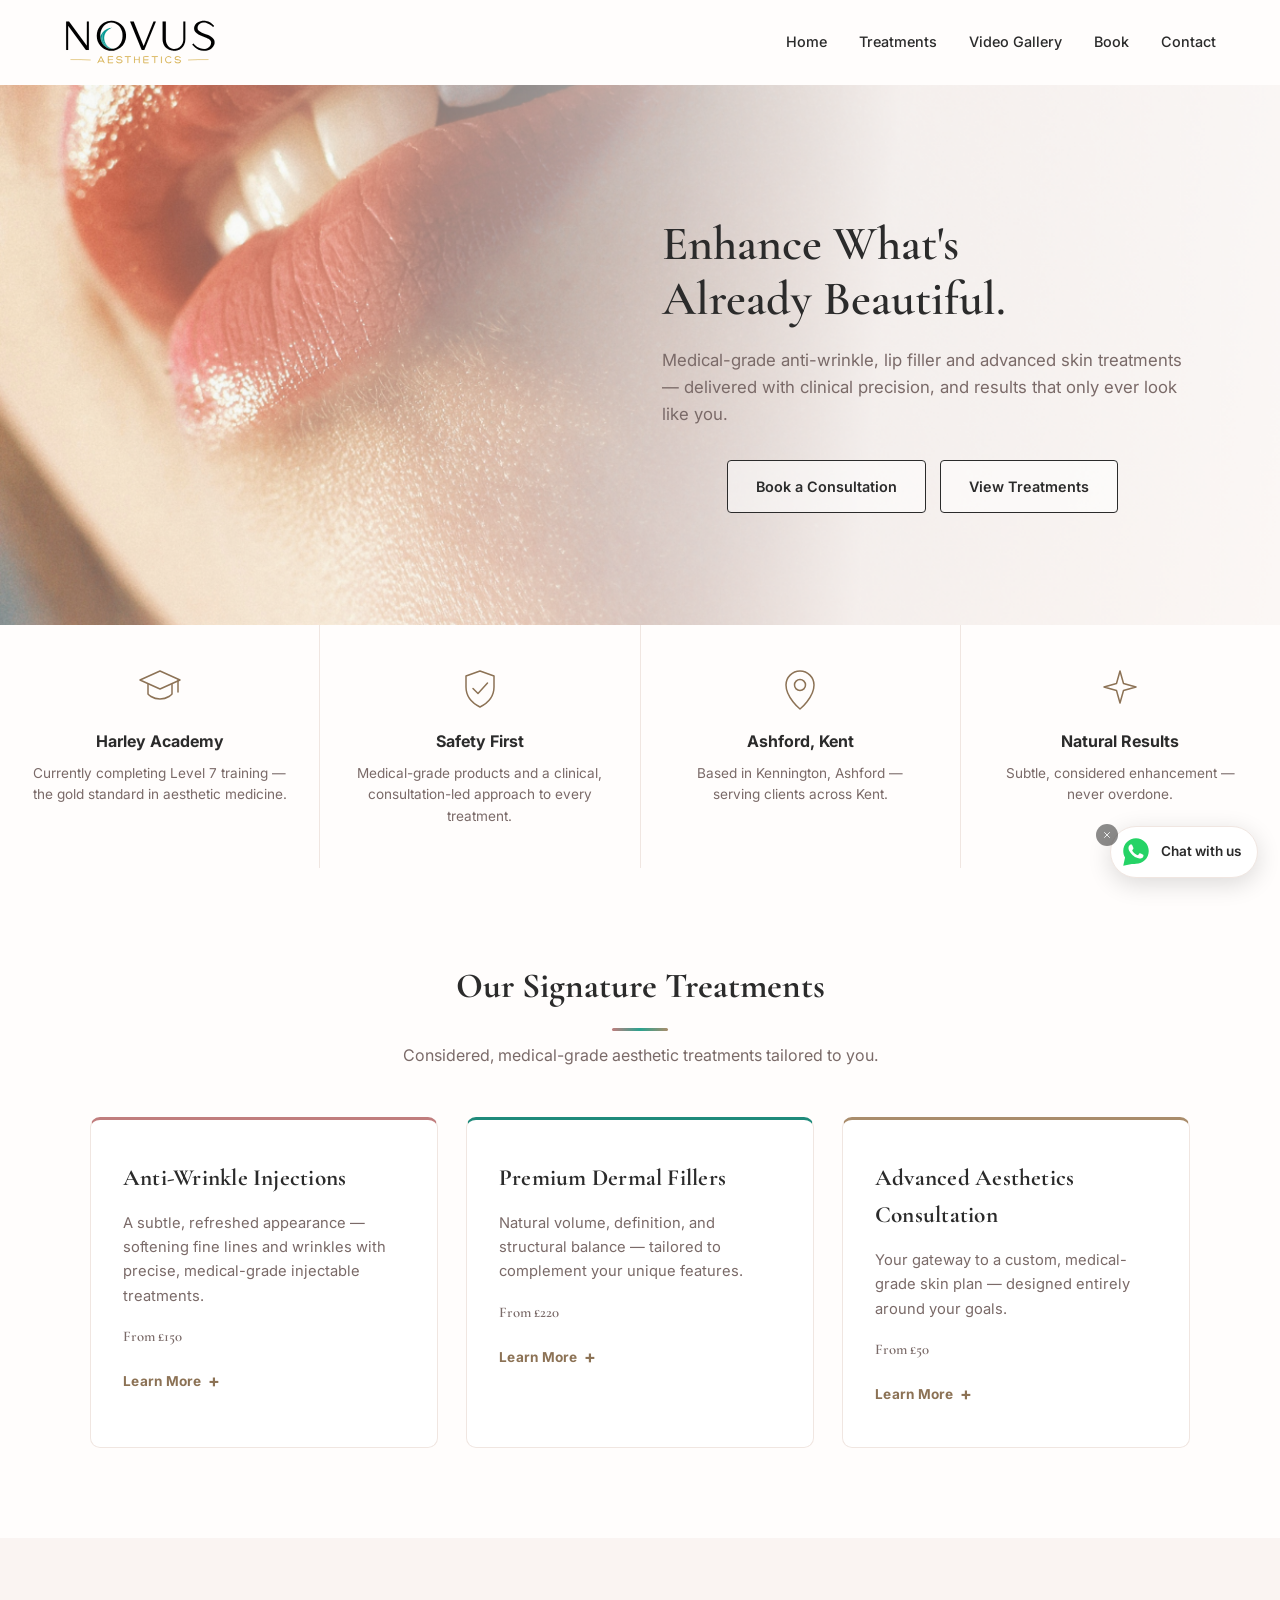
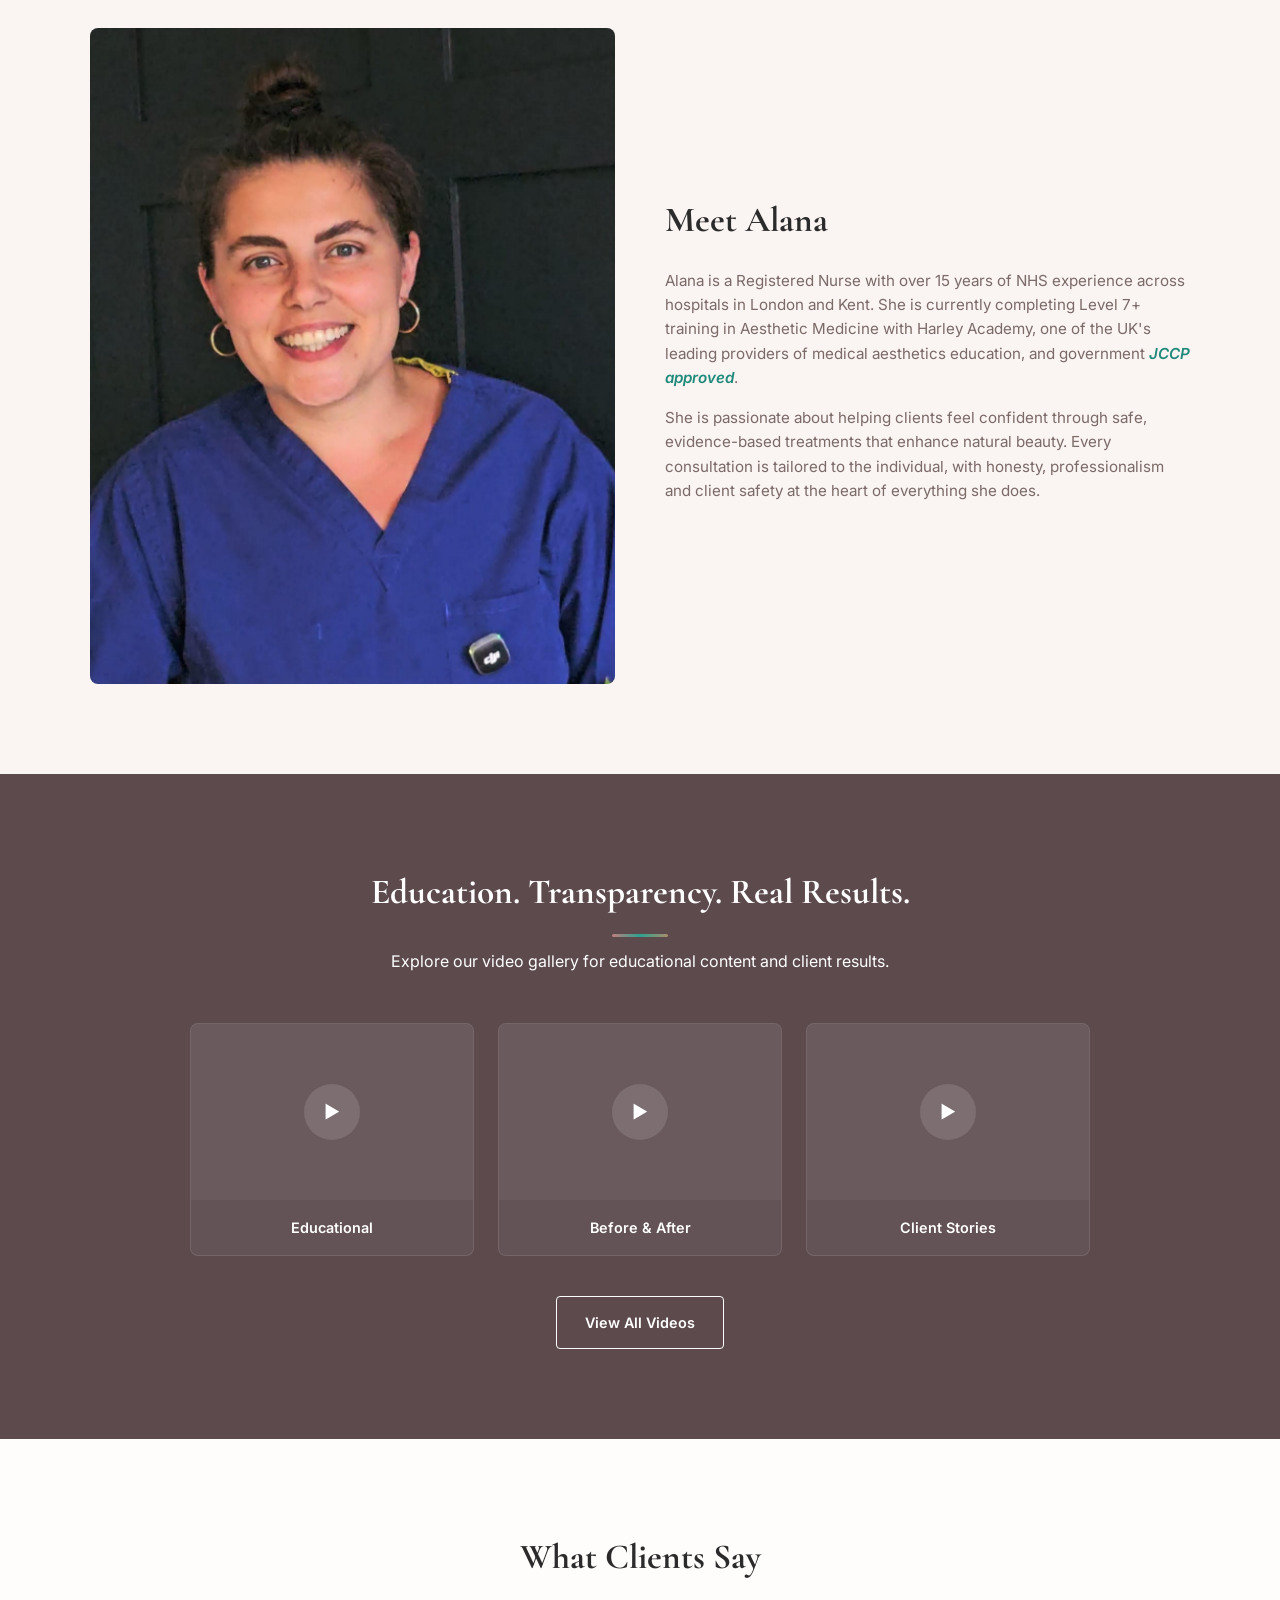
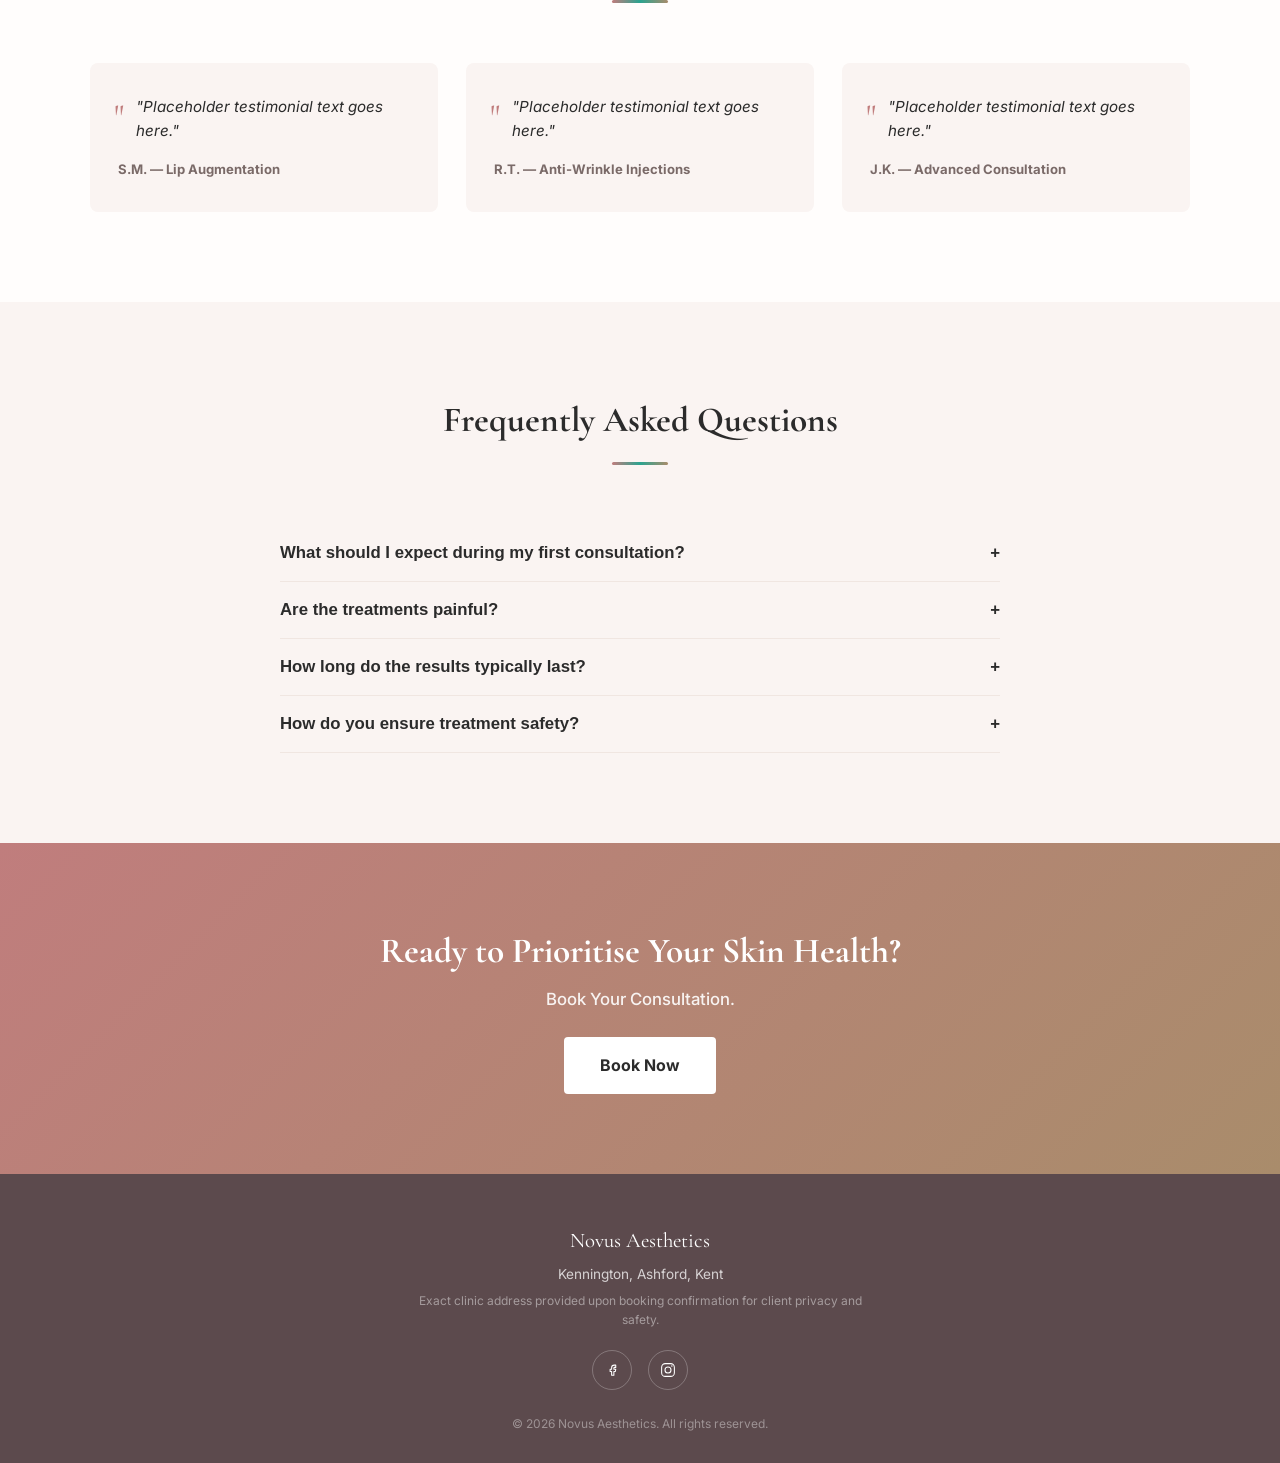
<file: index.html>
<!DOCTYPE html>
<html lang="en-GB">
<head>
    <meta charset="UTF-8">
    <meta name="viewport" content="width=device-width, initial-scale=1.0, viewport-fit=cover">
    <meta http-equiv="X-UA-Compatible" content="ie=edge">
 
    <title>Novus Aesthetics | Botox, Fillers & Natural Beauty Treatments</title>
    <meta name="description" content="Novus Aesthetics offers safe, medical-grade Botox, lip fillers and advanced aesthetic treatments in Kennington, Ashford, Kent. Book your consultation today.">
    <meta name="keywords" content="botox Ashford, lip fillers Kent, aesthetic clinic Kennington, medical aesthetics Ashford, Novus Aesthetics">
    <meta name="author" content="Novus Aesthetics">
    <meta name="robots" content="index, follow, max-snippet:-1, max-image-preview:large, max-video-preview:-1">
 
    <link rel="canonical" href="https://novusaesthetics.co.uk/">
    <link rel="preconnect" href="https://fonts.googleapis.com">
    <link rel="preconnect" href="https://fonts.gstatic.com" crossorigin>
 
    <link rel="stylesheet" href="style.css" media="screen">
    <link href="https://fonts.googleapis.com/css2?family=Cormorant+Garamond:wght@500;600;700&family=Parisienne&family=Inter:wght@400;500;600;700&display=swap" rel="stylesheet">
 
    <link rel="icon" type="image/svg+xml" href="favicon.svg">
    <link rel="shortcut icon" href="favicon.svg">
 
    <!-- Local Business Schema -->
    <script type="application/ld+json">
    {
      "@context": "https://schema.org",
      "@type": "MedicalBusiness",
      "@id": "https://novusaesthetics.co.uk/",
      "name": "Novus Aesthetics",
      "image": "https://novusaesthetics.co.uk/assets/logo.png",
      "url": "https://novusaesthetics.co.uk",
      "telephone": "",
      "areaServed": {
        "@type": "Place",
        "name": "Kennington, Ashford, Kent"
      },
      "address": {
        "@type": "PostalAddress",
        "addressLocality": "Ashford",
        "addressRegion": "Kent",
        "addressCountry": "GB"
      },
      "sameAs": [
        "https://www.facebook.com/NovusAesthetics.uk",
        "https://www.instagram.com/novusaesthetics.uk"
      ]
    }
    </script>
</head>
<body>
 
    <!-- ============================= -->
    <!-- HEADER -->
    <!-- ============================= -->
    <header class="site-header">
        <div class="nav-container">
            <a href="index.html" class="logo" title="Novus Aesthetics">
                <img src="novus-logo.svg" alt="Novus Aesthetics" class="logo-img">
            </a>
 
            <nav class="primary-nav" aria-label="Primary Navigation">
                <a href="index.html">Home</a>
                <a href="treatments.html">Treatments</a>
                <a href="video.html">Video Gallery</a>
                <a href="book.html">Book</a>
                <a href="contact.html">Contact</a>
            </nav>
 
            <button class="hamburger" id="hamburger" aria-label="Open menu" aria-expanded="false" aria-controls="mobile-menu">
                <span></span><span></span><span></span>
            </button>
        </div>
    </header>
 
    <!-- Mobile Slide-in Menu -->
    <div class="mobile-menu" id="mobile-menu" role="dialog" aria-label="Mobile Navigation">
        <button class="menu-close" id="menu-close" aria-label="Close menu">
            <svg viewBox="0 0 24 24" fill="none" xmlns="http://www.w3.org/2000/svg">
                <path d="M6 6L18 18M18 6L6 18" stroke="currentColor" stroke-width="2" stroke-linecap="round"/>
            </svg>
        </button>
        <a href="index.html" class="mob-link">Home</a>
        <a href="treatments.html" class="mob-link">Treatments</a>
        <a href="video.html" class="mob-link">Video Gallery</a>
        <a href="book.html" class="mob-link">Book</a>
        <a href="contact.html" class="mob-link">Contact</a>
    </div>
 
    <main>
 
        <!-- ============================= -->
        <!-- 1. HERO SECTION -->
        <!-- ============================= -->
        <section class="hero" aria-label="Hero Section">
            <div class="hero-bg"></div>
            <div class="hero-content">
                <h1 class="hero-h1">Enhance What's<br>Already Beautiful.</h1>
                <p class="hero-sub">Medical-grade anti-wrinkle, lip filler and advanced skin treatments — delivered with clinical precision, and results that only ever look like you.</p>
                <div class="hero-btns">
                    <a href="book.html" class="btn-outline">Book a Consultation</a>
                    <a href="#treatments" class="btn-outline">View Treatments</a>
                </div>
            </div>
        </section>
 
        <!-- ============================= -->
        <!-- 2. TRUST / CREDIBILITY STRIP -->
        <!-- ============================= -->
        <section class="trust-strip" aria-label="Credibility Highlights">
            <div class="trust-item">
                <div class="trust-icon">
                    <svg viewBox="0 0 48 48" fill="none" xmlns="http://www.w3.org/2000/svg">
                        <path d="M24 6L4 15L24 24L44 15L24 6Z" stroke="currentColor" stroke-width="1.5" stroke-linejoin="round"/>
                        <path d="M12 19.5V29C12 29 16 34 24 34C32 34 36 29 36 29V19.5" stroke="currentColor" stroke-width="1.5" stroke-linecap="round" stroke-linejoin="round"/>
                        <path d="M42 15V27" stroke="currentColor" stroke-width="1.5" stroke-linecap="round"/>
                    </svg>
                </div>
                <p class="trust-title">Harley Academy</p>
                <p class="trust-body">Currently completing Level 7 training — the gold standard in aesthetic medicine.</p>
            </div>
            <div class="trust-item">
                <div class="trust-icon">
                    <svg viewBox="0 0 48 48" fill="none" xmlns="http://www.w3.org/2000/svg">
                        <path d="M24 6L10 11V22C10 31 15.6 37.8 24 42C32.4 37.8 38 31 38 22V11L24 6Z" stroke="currentColor" stroke-width="1.5" stroke-linejoin="round"/>
                        <path d="M17 23.5L22 28.5L31.5 18" stroke="currentColor" stroke-width="1.5" stroke-linecap="round" stroke-linejoin="round"/>
                    </svg>
                </div>
                <p class="trust-title">Safety First</p>
                <p class="trust-body">Medical-grade products and a clinical, consultation-led approach to every treatment.</p>
            </div>
            <div class="trust-item">
                <div class="trust-icon">
                    <svg viewBox="0 0 48 48" fill="none" xmlns="http://www.w3.org/2000/svg">
                        <path d="M24 44C24 44 38 32.5 38 20C38 12.268 31.732 6 24 6C16.268 6 10 12.268 10 20C10 32.5 24 44 24 44Z" stroke="currentColor" stroke-width="1.5" stroke-linejoin="round"/>
                        <circle cx="24" cy="20" r="5.5" stroke="currentColor" stroke-width="1.5"/>
                    </svg>
                </div>
                <p class="trust-title">Ashford, Kent</p>
                <p class="trust-body">Based in Kennington, Ashford — serving clients across Kent.</p>
            </div>
            <div class="trust-item">
                <div class="trust-icon">
                    <svg viewBox="0 0 48 48" fill="none" xmlns="http://www.w3.org/2000/svg">
                        <path d="M24 6L27.5 18.5L40 22L27.5 25.5L24 38L20.5 25.5L8 22L20.5 18.5L24 6Z" stroke="currentColor" stroke-width="1.5" stroke-linejoin="round"/>
                    </svg>
                </div>
                <p class="trust-title">Natural Results</p>
                <p class="trust-body">Subtle, considered enhancement — never overdone.</p>
            </div>
        </section>
 
        <!-- ============================= -->
        <!-- 3. CORE SERVICES -->
        <!-- ============================= -->
        <section id="treatments" class="services" aria-label="Core Treatments">
            <div class="section-heading">
                <h2>Our Signature Treatments</h2>
                <p class="section-sub">Considered, medical-grade aesthetic treatments tailored to you.</p>
            </div>
            <div class="services-grid">
                <div class="service-card">
                    <h3>Anti-Wrinkle Injections</h3>
                    <p>A subtle, refreshed appearance — softening fine lines and wrinkles with precise, medical-grade injectable treatments.</p>
                    <p class="service-price">From £150</p>
                    <div class="service-more">
                        <p>Anti-wrinkle injections gently relax the muscles responsible for expression lines across the forehead, frown and around the eyes. The result is a smoother, well-rested look that still moves and feels like you — never frozen.</p>
                        <p>Every treatment begins with a full consultation and facial assessment to make sure it's suitable and tailored to your features. Results typically develop over two weeks and last around three to four months.</p>
                    </div>
                    <button class="service-toggle" aria-expanded="false">Learn More <span>+</span></button>
                </div>
                <div class="service-card">
                    <h3>Premium Dermal Fillers</h3>
                    <p>Natural volume, definition, and structural balance — tailored to complement your unique features.</p>
                    <p class="service-price">From £220</p>
                    <div class="service-more">
                        <p>Dermal fillers restore lost volume and enhance natural structure across the lips, cheeks, chin, jawline and more. Using premium, medical-grade products, treatment is designed to balance and refine your features rather than change them.</p>
                        <p>Each plan is bespoke and discussed thoroughly at consultation, with an honest assessment of what will achieve the most natural, harmonious result for you.</p>
                    </div>
                    <button class="service-toggle" aria-expanded="false">Learn More <span>+</span></button>
                </div>
                <div class="service-card">
                    <h3>Advanced Aesthetics Consultation</h3>
                    <p>Your gateway to a custom, medical-grade skin plan — designed entirely around your goals.</p>
                    <p class="service-price">From £50</p>
                    <div class="service-more">
                        <p>Not sure where to start? A dedicated consultation is the ideal first step. Alana will carry out a full facial assessment, discuss your goals and medical history, and talk you honestly through the most suitable options.</p>
                        <p>You'll leave with a clear, personalised treatment plan and professional advice — with no pressure and no obligation to proceed.</p>
                    </div>
                    <button class="service-toggle" aria-expanded="false">Learn More <span>+</span></button>
                </div>
            </div>
        </section>
 
        <!-- ============================= -->
        <!-- 4. ABOUT ALANA -->
        <!-- ============================= -->
        <section class="about" aria-label="About Alana">
            <div class="about-grid">
                <div class="about-image">
                    <img src="Alana-Novus-Aesthetics-jpeg.jpeg" alt="Alana, Registered Nurse at Novus Aesthetics" loading="lazy">
                </div>
                <div class="about-text">
                    <h2>Meet Alana</h2>
                    <p>Alana is a Registered Nurse with over 15 years of NHS experience across hospitals in London and Kent. She is currently completing Level 7+ training in Aesthetic Medicine with Harley Academy, one of the UK's leading providers of medical aesthetics education, and government <em>JCCP approved</em>.</p>
                    <p>She is passionate about helping clients feel confident through safe, evidence-based treatments that enhance natural beauty. Every consultation is tailored to the individual, with honesty, professionalism and client safety at the heart of everything she does.</p>
                </div>
            </div>
        </section>
 
        <!-- ============================= -->
        <!-- 5. VIDEO TEASER -->
        <!-- ============================= -->
        <section class="video-teaser" aria-label="Video Gallery Preview">
            <div class="section-heading">
                <h2>Education. Transparency. Real Results.</h2>
                <p class="section-sub">Explore our video gallery for educational content and client results.</p>
            </div>
            <div class="video-teaser-grid">
                <div class="video-teaser-card">
                    <div class="video-thumb">
                        <span class="play-icon">▶</span>
                    </div>
                    <p class="video-label">Educational</p>
                </div>
                <div class="video-teaser-card">
                    <div class="video-thumb">
                        <span class="play-icon">▶</span>
                    </div>
                    <p class="video-label">Before & After</p>
                </div>
                <div class="video-teaser-card">
                    <div class="video-thumb">
                        <span class="play-icon">▶</span>
                    </div>
                    <p class="video-label">Client Stories</p>
                </div>
            </div>
            <div class="teaser-cta">
                <a href="video.html" class="btn-ghost-dark">View All Videos</a>
            </div>
        </section>
 
        <!-- ============================= -->
        <!-- 6. TESTIMONIALS (placeholder) -->
        <!-- ============================= -->
        <section class="testimonials" aria-label="Client Testimonials">
            <div class="section-heading">
                <h2>What Clients Say</h2>
            </div>
            <div class="testimonials-grid">
                <div class="testimonial-card">
                    <p class="quote">"Placeholder testimonial text goes here."</p>
                    <p class="client-name">S.M. — Lip Augmentation</p>
                </div>
                <div class="testimonial-card">
                    <p class="quote">"Placeholder testimonial text goes here."</p>
                    <p class="client-name">R.T. — Anti-Wrinkle Injections</p>
                </div>
                <div class="testimonial-card">
                    <p class="quote">"Placeholder testimonial text goes here."</p>
                    <p class="client-name">J.K. — Advanced Consultation</p>
                </div>
            </div>
        </section>
 
        <!-- ============================= -->
        <!-- 7. FAQ -->
        <!-- ============================= -->
        <section class="faqs" aria-label="Frequently Asked Questions">
            <div class="section-heading">
                <h2>Frequently Asked Questions</h2>
            </div>
            <div class="faq-accordion">
                <div class="faq-item">
                    <button class="faq-toggle" aria-expanded="false">What should I expect during my first consultation? <span>+</span></button>
                    <div class="faq-content">
                        <p>Every treatment begins with a thorough, no-obligation consultation to discuss your goals, medical history, and suitability for treatment.</p>
                    </div>
                </div>
                <div class="faq-item">
                    <button class="faq-toggle" aria-expanded="false">Are the treatments painful? <span>+</span></button>
                    <div class="faq-content">
                        <p>Most clients experience minimal discomfort. Fine needles and, where appropriate, numbing techniques are used to ensure your comfort throughout.</p>
                    </div>
                </div>
                <div class="faq-item">
                    <button class="faq-toggle" aria-expanded="false">How long do the results typically last? <span>+</span></button>
                    <div class="faq-content">
                        <p>This varies by treatment and individual. Your practitioner will talk you through expected timelines during your consultation.</p>
                    </div>
                </div>
                <div class="faq-item">
                    <button class="faq-toggle" aria-expanded="false">How do you ensure treatment safety? <span>+</span></button>
                    <div class="faq-content">
                        <p>Every treatment is administered directly by Alana, who is currently completing her Level 7 qualification at the Harley Academy, within a clinical, safety-first environment using medical-grade products throughout.</p>
                    </div>
                </div>
            </div>
        </section>
 
        <!-- ============================= -->
        <!-- 8. FINAL CTA BAND -->
        <!-- ============================= -->
        <section class="final-cta" aria-label="Book Consultation Call to Action">
            <h2>Ready to Prioritise Your Skin Health?</h2>
            <p class="final-cta-sub">Book Your Consultation.</p>
            <a href="book.html" class="btn-primary-lg">Book Now</a>
        </section>
 
    </main>
 
    <!-- WhatsApp Floating Chat Button -->
    <div class="whatsapp-float" id="whatsapp-float">
        <button class="whatsapp-dismiss" id="whatsapp-dismiss" aria-label="Hide WhatsApp button">
            <svg viewBox="0 0 24 24" fill="none" xmlns="http://www.w3.org/2000/svg">
                <path d="M6 6L18 18M18 6L6 18" stroke="currentColor" stroke-width="2" stroke-linecap="round"/>
            </svg>
        </button>
        <a href="https://wa.me/447742267151" target="_blank" rel="noopener" class="whatsapp-btn" aria-label="Chat with us on WhatsApp">
            <svg viewBox="0 0 32 32" fill="none" xmlns="http://www.w3.org/2000/svg">
                <path d="M16 3C9.373 3 4 8.373 4 15c0 2.25.62 4.354 1.699 6.153L4 29l8.063-1.657A11.94 11.94 0 0 0 16 27c6.627 0 12-5.373 12-12S22.627 3 16 3z" fill="#25D366"/>
                <path d="M12.505 9.641c-.26-.579-.534-.591-.782-.601-.202-.009-.434-.008-.665-.008-.231 0-.607.087-.925.434-.318.348-1.214 1.187-1.214 2.895 0 1.708 1.243 3.358 1.416 3.59.174.231 2.4 3.844 5.925 5.234 2.93 1.155 3.526.925 4.162.867.637-.058 2.054-.84 2.343-1.65.29-.81.29-1.505.203-1.65-.087-.145-.318-.232-.665-.406-.348-.173-2.054-1.013-2.372-1.129-.318-.116-.55-.173-.781.174-.232.347-.897 1.129-1.1 1.36-.202.232-.405.26-.752.087-.348-.174-1.466-.54-2.792-1.723-1.032-.92-1.729-2.057-1.931-2.404-.203-.348-.022-.536.152-.709.156-.155.348-.405.521-.608.174-.202.232-.347.348-.578.115-.232.058-.434-.03-.608-.086-.174-.762-1.891-1.07-2.577z" fill="#fff"/>
            </svg>
            <span class="whatsapp-label">Chat with us</span>
        </a>
    </div>
 
    <!-- ============================= -->
    <!-- FOOTER -->
    <!-- ============================= -->
    <footer class="site-footer">
        <div class="footer-content">
            <p class="footer-brand">Novus Aesthetics</p>
            <p class="footer-area">Kennington, Ashford, Kent</p>
            <p class="footer-privacy">Exact clinic address provided upon booking confirmation for client privacy and safety.</p>
            <div class="footer-socials">
                <a href="https://www.facebook.com/NovusAesthetics.uk" target="_blank" rel="noopener" aria-label="Novus Aesthetics on Facebook" class="social-icon">
                    <svg viewBox="0 0 24 24" fill="none" xmlns="http://www.w3.org/2000/svg">
                        <path d="M15 8.5H17V5.5H15C13.067 5.5 11.5 7.067 11.5 9V11H9.5V14H11.5V19H14.5V14H16.5L17 11H14.5V9.5C14.5 8.94772 14.9477 8.5 15.5 8.5H15Z" stroke="currentColor" stroke-width="1.4" stroke-linejoin="round"/>
                    </svg>
                </a>
                <a href="https://www.instagram.com/novusaesthetics.uk" target="_blank" rel="noopener" aria-label="Novus Aesthetics on Instagram" class="social-icon">
                    <svg viewBox="0 0 24 24" fill="none" xmlns="http://www.w3.org/2000/svg">
                        <rect x="3.5" y="3.5" width="17" height="17" rx="5" stroke="currentColor" stroke-width="1.4"/>
                        <circle cx="12" cy="12" r="4" stroke="currentColor" stroke-width="1.4"/>
                        <circle cx="17.2" cy="6.8" r="1" fill="currentColor"/>
                    </svg>
                </a>
            </div>
            <p class="footer-copy">&copy; 2026 Novus Aesthetics. All rights reserved.</p>
        </div>
    </footer>
 
    <script>
        const hamburger = document.getElementById('hamburger');
        const mobileMenu = document.getElementById('mobile-menu');
        const menuClose = document.getElementById('menu-close');
        const mobLinks = mobileMenu.querySelectorAll('.mob-link');
 
        function closeMenu() {
            mobileMenu.classList.remove('open');
            hamburger.classList.remove('open');
            hamburger.setAttribute('aria-expanded', 'false');
            document.body.style.overflow = '';
        }
 
        hamburger.addEventListener('click', () => {
            const isOpen = mobileMenu.classList.toggle('open');
            hamburger.classList.toggle('open', isOpen);
            hamburger.setAttribute('aria-expanded', isOpen);
            document.body.style.overflow = isOpen ? 'hidden' : '';
        });
 
        menuClose.addEventListener('click', closeMenu);
 
        mobLinks.forEach(link => {
            link.addEventListener('click', closeMenu);
        });
 
        // WhatsApp float dismiss
        const whatsappFloat = document.getElementById('whatsapp-float');
        const whatsappDismiss = document.getElementById('whatsapp-dismiss');
 
        whatsappDismiss.addEventListener('click', () => {
            whatsappFloat.classList.add('hidden');
        });
 
        // Frosted header on scroll
        const siteHeader = document.querySelector('.site-header');
        function updateHeaderFrost() {
            siteHeader.classList.toggle('scrolled', window.scrollY > 60);
        }
        window.addEventListener('scroll', updateHeaderFrost, { passive: true });
        updateHeaderFrost();
 
        // Section fade-in on scroll (reveals once, stays revealed)
        if ('IntersectionObserver' in window) {
            const fadeSections = document.querySelectorAll('main > section:not(.hero):not(.page-header)');
            const fadeObserver = new IntersectionObserver((entries, obs) => {
                entries.forEach(entry => {
                    if (entry.isIntersecting) {
                        entry.target.classList.add('in-view');
                        obs.unobserve(entry.target);
                    }
                });
            }, { threshold: 0.12 });
            fadeSections.forEach(section => {
                section.classList.add('fade-section');
                fadeObserver.observe(section);
            });
 
            // Heading divider lines draw outward when scrolled into view
            const lineHeads = document.querySelectorAll('.section-heading h2');
            const lineObserver = new IntersectionObserver((entries, obs) => {
                entries.forEach(entry => {
                    if (entry.isIntersecting) {
                        entry.target.classList.add('line-in');
                        obs.unobserve(entry.target);
                    }
                });
            }, { threshold: 0.4 });
            lineHeads.forEach(h => {
                h.classList.add('line-animate');
                lineObserver.observe(h);
            });
 
            // Subtle scroll-linked image zoom (grows as it moves through the viewport)
            const zoomImgs = document.querySelectorAll('.about-image img, .video-thumb-img');
            if (zoomImgs.length && window.matchMedia('(prefers-reduced-motion: no-preference)').matches) {
                zoomImgs.forEach(img => img.classList.add('img-zoom'));
                let zoomTick = false;
                const updateZoom = () => {
                    const vh = window.innerHeight;
                    zoomImgs.forEach(img => {
                        const r = img.getBoundingClientRect();
                        if (r.bottom < 0 || r.top > vh) return;
                        const progress = Math.min(1, Math.max(0, (vh - r.top) / (vh + r.height)));
                        img.style.transform = 'scale(' + (1 + progress * 0.08) + ')';
                    });
                    zoomTick = false;
                };
                window.addEventListener('scroll', () => {
                    if (!zoomTick) { requestAnimationFrame(updateZoom); zoomTick = true; }
                }, { passive: true });
                updateZoom();
            }
        }
 
        document.querySelectorAll('.faq-toggle').forEach(toggle => {
            toggle.addEventListener('click', () => {
                const content = toggle.nextElementSibling;
                const icon = toggle.querySelector('span');
                const isExpanded = toggle.getAttribute('aria-expanded') === 'true';
                if (isExpanded) {
                    content.style.maxHeight = null;
                    icon.textContent = '+';
                    toggle.setAttribute('aria-expanded', 'false');
                } else {
                    content.style.maxHeight = content.scrollHeight + "px";
                    icon.textContent = '−';
                    toggle.setAttribute('aria-expanded', 'true');
                }
            });
        });
 
        // Service card "Learn More" toggles
        document.querySelectorAll('.service-toggle').forEach(toggle => {
            toggle.addEventListener('click', () => {
                const content = toggle.previousElementSibling;
                const icon = toggle.querySelector('span');
                const isExpanded = toggle.getAttribute('aria-expanded') === 'true';
                if (isExpanded) {
                    content.style.maxHeight = null;
                    icon.textContent = '+';
                    toggle.setAttribute('aria-expanded', 'false');
                } else {
                    content.style.maxHeight = content.scrollHeight + "px";
                    icon.textContent = '−';
                    toggle.setAttribute('aria-expanded', 'true');
                }
            });
        });
    </script>
</body>
</html>
</file>
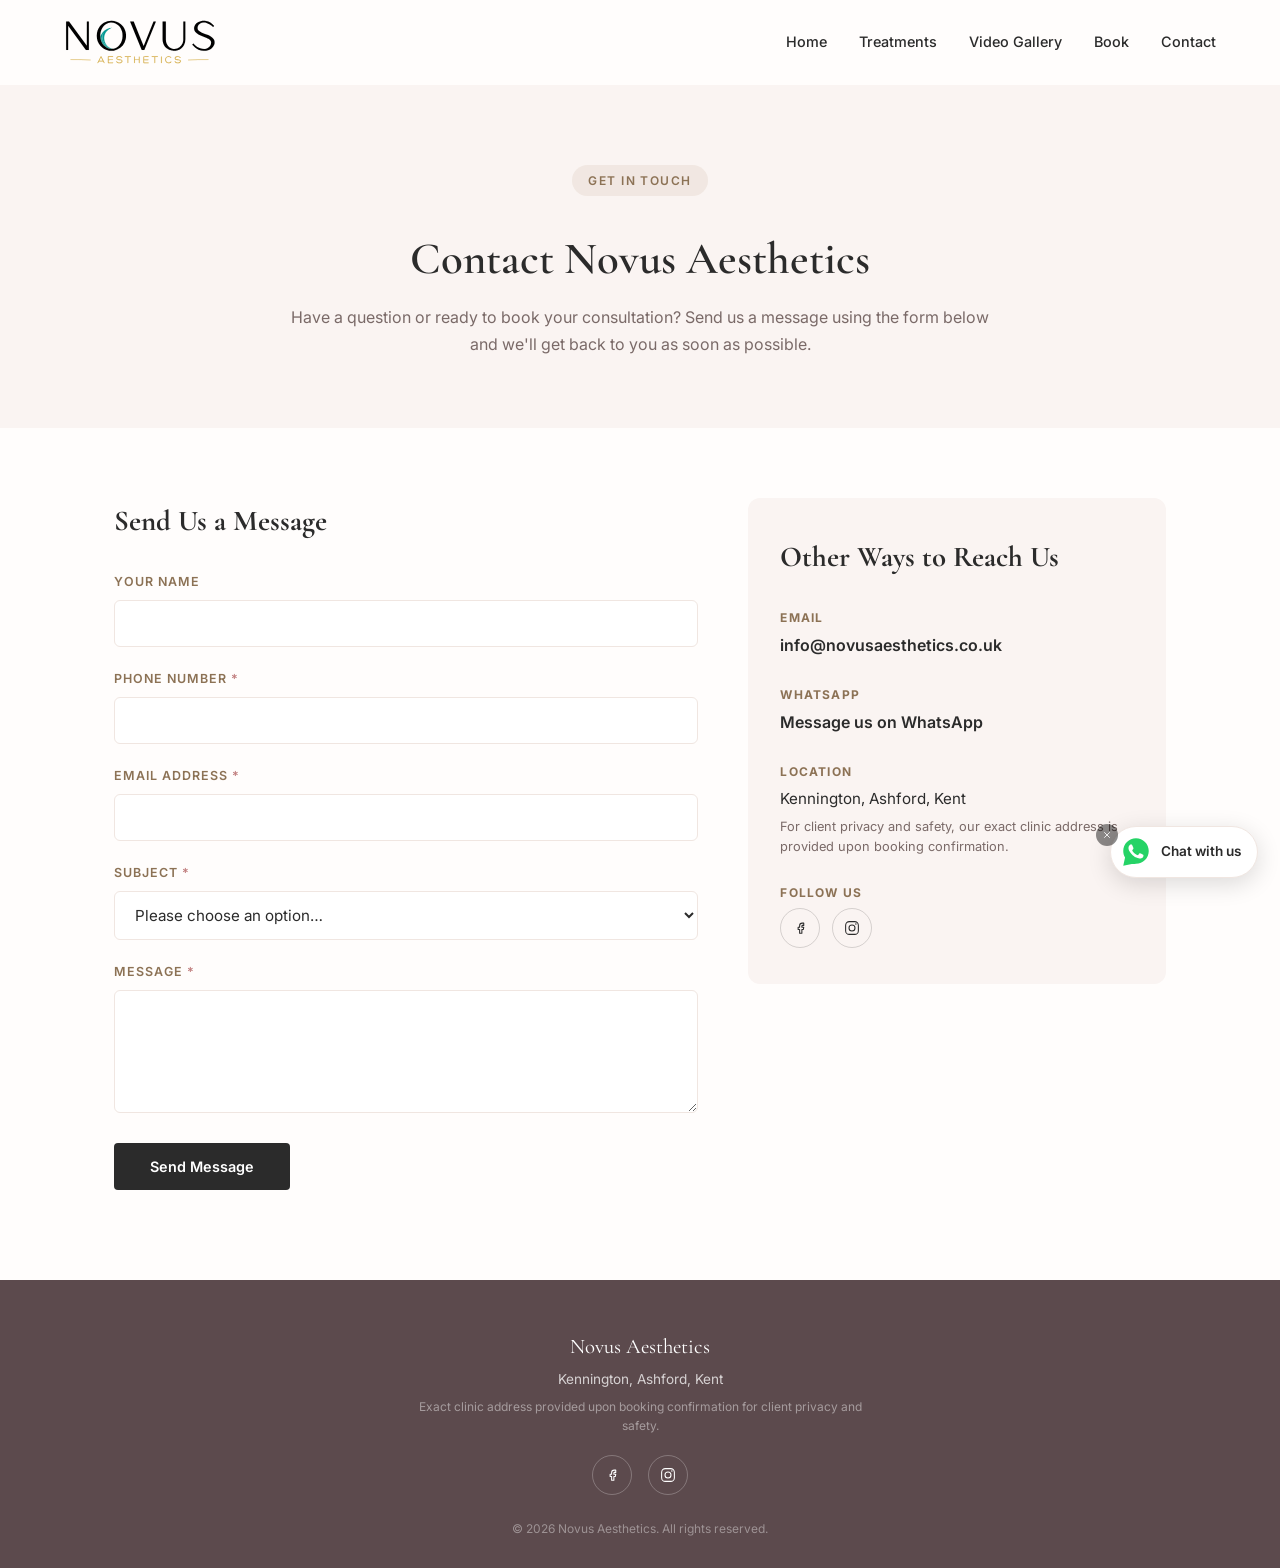
<file: contact.html>
<!DOCTYPE html>
<html lang="en-GB">
<head>
    <meta charset="UTF-8">
    <meta name="viewport" content="width=device-width, initial-scale=1.0, viewport-fit=cover">
    <meta http-equiv="X-UA-Compatible" content="ie=edge">
 
    <title>Contact | Book Your Consultation | Novus Aesthetics Ashford, Kent</title>
    <meta name="description" content="Get in touch with Novus Aesthetics in Ashford, Kent. Send a message to book your consultation for Botox, fillers and advanced skin treatments with a Registered Nurse.">
    <meta name="keywords" content="contact Novus Aesthetics, aesthetic clinic Ashford contact, book consultation Kent, Novus Aesthetics Kennington">
    <meta name="author" content="Novus Aesthetics">
    <meta name="robots" content="index, follow, max-snippet:-1, max-image-preview:large, max-video-preview:-1">
 
    <link rel="canonical" href="https://novusaesthetics.co.uk/contact.html">
    <link rel="preconnect" href="https://fonts.googleapis.com">
    <link rel="preconnect" href="https://fonts.gstatic.com" crossorigin>
 
    <link rel="stylesheet" href="style.css" media="screen">
    <link href="https://fonts.googleapis.com/css2?family=Cormorant+Garamond:wght@500;600;700&family=Parisienne&family=Inter:wght@400;500;600;700&display=swap" rel="stylesheet">
 
    <link rel="icon" type="image/svg+xml" href="favicon.svg">
    <link rel="shortcut icon" href="favicon.svg">
 
    <!-- Local Business Schema -->
    <script type="application/ld+json">
    {
      "@context": "https://schema.org",
      "@type": "MedicalBusiness",
      "@id": "https://novusaesthetics.co.uk/",
      "name": "Novus Aesthetics",
      "image": "https://novusaesthetics.co.uk/novus-logo.svg",
      "url": "https://novusaesthetics.co.uk",
      "email": "info@novusaesthetics.co.uk",
      "areaServed": {
        "@type": "Place",
        "name": "Kennington, Ashford, Kent"
      },
      "address": {
        "@type": "PostalAddress",
        "addressLocality": "Ashford",
        "addressRegion": "Kent",
        "addressCountry": "GB"
      },
      "sameAs": [
        "https://www.facebook.com/NovusAesthetics.uk",
        "https://www.instagram.com/novusaesthetics.uk"
      ]
    }
    </script>
</head>
<body>
 
    <!-- ============================= -->
    <!-- HEADER -->
    <!-- ============================= -->
    <header class="site-header">
        <div class="nav-container">
            <a href="index.html" class="logo" title="Novus Aesthetics">
                <img src="novus-logo.svg" alt="Novus Aesthetics" class="logo-img">
            </a>
 
            <nav class="primary-nav" aria-label="Primary Navigation">
                <a href="index.html">Home</a>
                <a href="treatments.html">Treatments</a>
                <a href="video.html">Video Gallery</a>
                <a href="book.html">Book</a>
                <a href="contact.html">Contact</a>
            </nav>
 
            <button class="hamburger" id="hamburger" aria-label="Open menu" aria-expanded="false" aria-controls="mobile-menu">
                <span></span><span></span><span></span>
            </button>
        </div>
    </header>
 
    <!-- Mobile Slide-in Menu -->
    <div class="mobile-menu" id="mobile-menu" role="dialog" aria-label="Mobile Navigation">
        <button class="menu-close" id="menu-close" aria-label="Close menu">
            <svg viewBox="0 0 24 24" fill="none" xmlns="http://www.w3.org/2000/svg">
                <path d="M6 6L18 18M18 6L6 18" stroke="currentColor" stroke-width="2" stroke-linecap="round"/>
            </svg>
        </button>
        <a href="index.html" class="mob-link">Home</a>
        <a href="treatments.html" class="mob-link">Treatments</a>
        <a href="video.html" class="mob-link">Video Gallery</a>
        <a href="book.html" class="mob-link">Book</a>
        <a href="contact.html" class="mob-link">Contact</a>
    </div>
 
    <main>
 
        <!-- ============================= -->
        <!-- PAGE HEADER -->
        <!-- ============================= -->
        <section class="page-header" aria-label="Contact Introduction">
            <div class="page-header-inner">
                <span class="eyebrow">Get In Touch</span>
                <h1>Contact Novus Aesthetics</h1>
                <p>Have a question or ready to book your consultation? Send us a message using the form below and we'll get back to you as soon as possible.</p>
            </div>
        </section>
 
        <!-- ============================= -->
        <!-- CONTACT SECTION -->
        <!-- ============================= -->
        <section class="contact-section" aria-label="Contact Form and Details">
            <div class="contact-grid">
 
                <!-- Contact Form -->
                <div class="contact-form-wrap">
                    <h2>Send Us a Message</h2>
                    <form class="contact-form" action="https://formspree.io/f/YOUR_FORM_ID" method="POST">
                        <div class="form-group">
                            <label for="name">Your Name</label>
                            <input type="text" id="name" name="name" autocomplete="name">
                        </div>
 
                        <div class="form-group">
                            <label for="phone">Phone Number <span class="req">*</span></label>
                            <input type="tel" id="phone" name="phone" required autocomplete="tel">
                        </div>
 
                        <div class="form-group">
                            <label for="email">Email Address <span class="req">*</span></label>
                            <input type="email" id="email" name="email" required autocomplete="email">
                        </div>
 
                        <div class="form-group">
                            <label for="subject">Subject <span class="req">*</span></label>
                            <select id="subject" name="subject" required>
                                <option value="" disabled selected>Please choose an option…</option>
                                <option value="Book a Consultation">Book a Consultation</option>
                                <option value="Treatment Enquiry">Treatment Enquiry</option>
                                <option value="Pricing Question">Pricing Question</option>
                                <option value="Aftercare Support">Aftercare Support</option>
                                <option value="Existing Appointment">Existing Appointment</option>
                                <option value="Other">Other</option>
                            </select>
                        </div>
 
                        <div class="form-group">
                            <label for="message">Message <span class="req">*</span></label>
                            <textarea id="message" name="message" rows="5" required></textarea>
                        </div>
 
                        <button type="submit" class="btn-submit">Send Message</button>
                    </form>
                </div>
 
                <!-- Contact Details -->
                <aside class="contact-details">
                    <h2>Other Ways to Reach Us</h2>
 
                    <div class="contact-detail-item">
                        <p class="detail-label">Email</p>
                        <a href="mailto:info@novusaesthetics.co.uk" class="detail-link">info@novusaesthetics.co.uk</a>
                    </div>
 
                    <div class="contact-detail-item">
                        <p class="detail-label">WhatsApp</p>
                        <a href="https://wa.me/447742267151" target="_blank" rel="noopener" class="detail-link">Message us on WhatsApp</a>
                    </div>
 
                    <div class="contact-detail-item">
                        <p class="detail-label">Location</p>
                        <p class="detail-text">Kennington, Ashford, Kent</p>
                        <p class="detail-note">For client privacy and safety, our exact clinic address is provided upon booking confirmation.</p>
                    </div>
 
                    <div class="contact-detail-item">
                        <p class="detail-label">Follow Us</p>
                        <div class="contact-socials">
                            <a href="https://www.facebook.com/NovusAesthetics.uk" target="_blank" rel="noopener" aria-label="Novus Aesthetics on Facebook" class="social-icon social-icon-dark">
                                <svg viewBox="0 0 24 24" fill="none" xmlns="http://www.w3.org/2000/svg">
                                    <path d="M15 8.5H17V5.5H15C13.067 5.5 11.5 7.067 11.5 9V11H9.5V14H11.5V19H14.5V14H16.5L17 11H14.5V9.5C14.5 8.94772 14.9477 8.5 15.5 8.5H15Z" stroke="currentColor" stroke-width="1.4" stroke-linejoin="round"/>
                                </svg>
                            </a>
                            <a href="https://www.instagram.com/novusaesthetics.uk" target="_blank" rel="noopener" aria-label="Novus Aesthetics on Instagram" class="social-icon social-icon-dark">
                                <svg viewBox="0 0 24 24" fill="none" xmlns="http://www.w3.org/2000/svg">
                                    <rect x="3.5" y="3.5" width="17" height="17" rx="5" stroke="currentColor" stroke-width="1.4"/>
                                    <circle cx="12" cy="12" r="4" stroke="currentColor" stroke-width="1.4"/>
                                    <circle cx="17.2" cy="6.8" r="1" fill="currentColor"/>
                                </svg>
                            </a>
                        </div>
                    </div>
                </aside>
 
            </div>
        </section>
 
    </main>
 
    <!-- WhatsApp Floating Chat Button -->
    <div class="whatsapp-float" id="whatsapp-float">
        <button class="whatsapp-dismiss" id="whatsapp-dismiss" aria-label="Hide WhatsApp button">
            <svg viewBox="0 0 24 24" fill="none" xmlns="http://www.w3.org/2000/svg">
                <path d="M6 6L18 18M18 6L6 18" stroke="currentColor" stroke-width="2" stroke-linecap="round"/>
            </svg>
        </button>
        <a href="https://wa.me/447742267151" target="_blank" rel="noopener" class="whatsapp-btn" aria-label="Chat with us on WhatsApp">
            <svg viewBox="0 0 32 32" fill="none" xmlns="http://www.w3.org/2000/svg">
                <path d="M16 3C9.373 3 4 8.373 4 15c0 2.25.62 4.354 1.699 6.153L4 29l8.063-1.657A11.94 11.94 0 0 0 16 27c6.627 0 12-5.373 12-12S22.627 3 16 3z" fill="#25D366"/>
                <path d="M12.505 9.641c-.26-.579-.534-.591-.782-.601-.202-.009-.434-.008-.665-.008-.231 0-.607.087-.925.434-.318.348-1.214 1.187-1.214 2.895 0 1.708 1.243 3.358 1.416 3.59.174.231 2.4 3.844 5.925 5.234 2.93 1.155 3.526.925 4.162.867.637-.058 2.054-.84 2.343-1.65.29-.81.29-1.505.203-1.65-.087-.145-.318-.232-.665-.406-.348-.173-2.054-1.013-2.372-1.129-.318-.116-.55-.173-.781.174-.232.347-.897 1.129-1.1 1.36-.202.232-.405.26-.752.087-.348-.174-1.466-.54-2.792-1.723-1.032-.92-1.729-2.057-1.931-2.404-.203-.348-.022-.536.152-.709.156-.155.348-.405.521-.608.174-.202.232-.347.348-.578.115-.232.058-.434-.03-.608-.086-.174-.762-1.891-1.07-2.577z" fill="#fff"/>
            </svg>
            <span class="whatsapp-label">Chat with us</span>
        </a>
    </div>
 
    <!-- ============================= -->
    <!-- FOOTER -->
    <!-- ============================= -->
    <footer class="site-footer">
        <div class="footer-content">
            <p class="footer-brand">Novus Aesthetics</p>
            <p class="footer-area">Kennington, Ashford, Kent</p>
            <p class="footer-privacy">Exact clinic address provided upon booking confirmation for client privacy and safety.</p>
            <div class="footer-socials">
                <a href="https://www.facebook.com/NovusAesthetics.uk" target="_blank" rel="noopener" aria-label="Novus Aesthetics on Facebook" class="social-icon">
                    <svg viewBox="0 0 24 24" fill="none" xmlns="http://www.w3.org/2000/svg">
                        <path d="M15 8.5H17V5.5H15C13.067 5.5 11.5 7.067 11.5 9V11H9.5V14H11.5V19H14.5V14H16.5L17 11H14.5V9.5C14.5 8.94772 14.9477 8.5 15.5 8.5H15Z" stroke="currentColor" stroke-width="1.4" stroke-linejoin="round"/>
                    </svg>
                </a>
                <a href="https://www.instagram.com/novusaesthetics.uk" target="_blank" rel="noopener" aria-label="Novus Aesthetics on Instagram" class="social-icon">
                    <svg viewBox="0 0 24 24" fill="none" xmlns="http://www.w3.org/2000/svg">
                        <rect x="3.5" y="3.5" width="17" height="17" rx="5" stroke="currentColor" stroke-width="1.4"/>
                        <circle cx="12" cy="12" r="4" stroke="currentColor" stroke-width="1.4"/>
                        <circle cx="17.2" cy="6.8" r="1" fill="currentColor"/>
                    </svg>
                </a>
            </div>
            <p class="footer-copy">&copy; 2026 Novus Aesthetics. All rights reserved.</p>
        </div>
    </footer>
 
    <script>
        const hamburger = document.getElementById('hamburger');
        const mobileMenu = document.getElementById('mobile-menu');
        const menuClose = document.getElementById('menu-close');
        const mobLinks = mobileMenu.querySelectorAll('.mob-link');
 
        function closeMenu() {
            mobileMenu.classList.remove('open');
            hamburger.classList.remove('open');
            hamburger.setAttribute('aria-expanded', 'false');
            document.body.style.overflow = '';
        }
 
        hamburger.addEventListener('click', () => {
            const isOpen = mobileMenu.classList.toggle('open');
            hamburger.classList.toggle('open', isOpen);
            hamburger.setAttribute('aria-expanded', isOpen);
            document.body.style.overflow = isOpen ? 'hidden' : '';
        });
 
        menuClose.addEventListener('click', closeMenu);
 
        mobLinks.forEach(link => {
            link.addEventListener('click', closeMenu);
        });
 
        // WhatsApp float dismiss
        const whatsappFloat = document.getElementById('whatsapp-float');
        const whatsappDismiss = document.getElementById('whatsapp-dismiss');
 
        whatsappDismiss.addEventListener('click', () => {
            whatsappFloat.classList.add('hidden');
        });
 
        // Frosted header on scroll
        const siteHeader = document.querySelector('.site-header');
        function updateHeaderFrost() {
            siteHeader.classList.toggle('scrolled', window.scrollY > 60);
        }
        window.addEventListener('scroll', updateHeaderFrost, { passive: true });
        updateHeaderFrost();
 
        // Section fade-in on scroll (reveals once, stays revealed)
        if ('IntersectionObserver' in window) {
            const fadeSections = document.querySelectorAll('main > section:not(.hero):not(.page-header)');
            const fadeObserver = new IntersectionObserver((entries, obs) => {
                entries.forEach(entry => {
                    if (entry.isIntersecting) {
                        entry.target.classList.add('in-view');
                        obs.unobserve(entry.target);
                    }
                });
            }, { threshold: 0.12 });
            fadeSections.forEach(section => {
                section.classList.add('fade-section');
                fadeObserver.observe(section);
            });
 
            // Heading divider lines draw outward when scrolled into view
            const lineHeads = document.querySelectorAll('.section-heading h2');
            const lineObserver = new IntersectionObserver((entries, obs) => {
                entries.forEach(entry => {
                    if (entry.isIntersecting) {
                        entry.target.classList.add('line-in');
                        obs.unobserve(entry.target);
                    }
                });
            }, { threshold: 0.4 });
            lineHeads.forEach(h => {
                h.classList.add('line-animate');
                lineObserver.observe(h);
            });
 
            // Subtle scroll-linked image zoom (grows as it moves through the viewport)
            const zoomImgs = document.querySelectorAll('.about-image img, .video-thumb-img');
            if (zoomImgs.length && window.matchMedia('(prefers-reduced-motion: no-preference)').matches) {
                zoomImgs.forEach(img => img.classList.add('img-zoom'));
                let zoomTick = false;
                const updateZoom = () => {
                    const vh = window.innerHeight;
                    zoomImgs.forEach(img => {
                        const r = img.getBoundingClientRect();
                        if (r.bottom < 0 || r.top > vh) return;
                        const progress = Math.min(1, Math.max(0, (vh - r.top) / (vh + r.height)));
                        img.style.transform = 'scale(' + (1 + progress * 0.08) + ')';
                    });
                    zoomTick = false;
                };
                window.addEventListener('scroll', () => {
                    if (!zoomTick) { requestAnimationFrame(updateZoom); zoomTick = true; }
                }, { passive: true });
                updateZoom();
            }
        }
    </script>
</body>
</html>
</file>
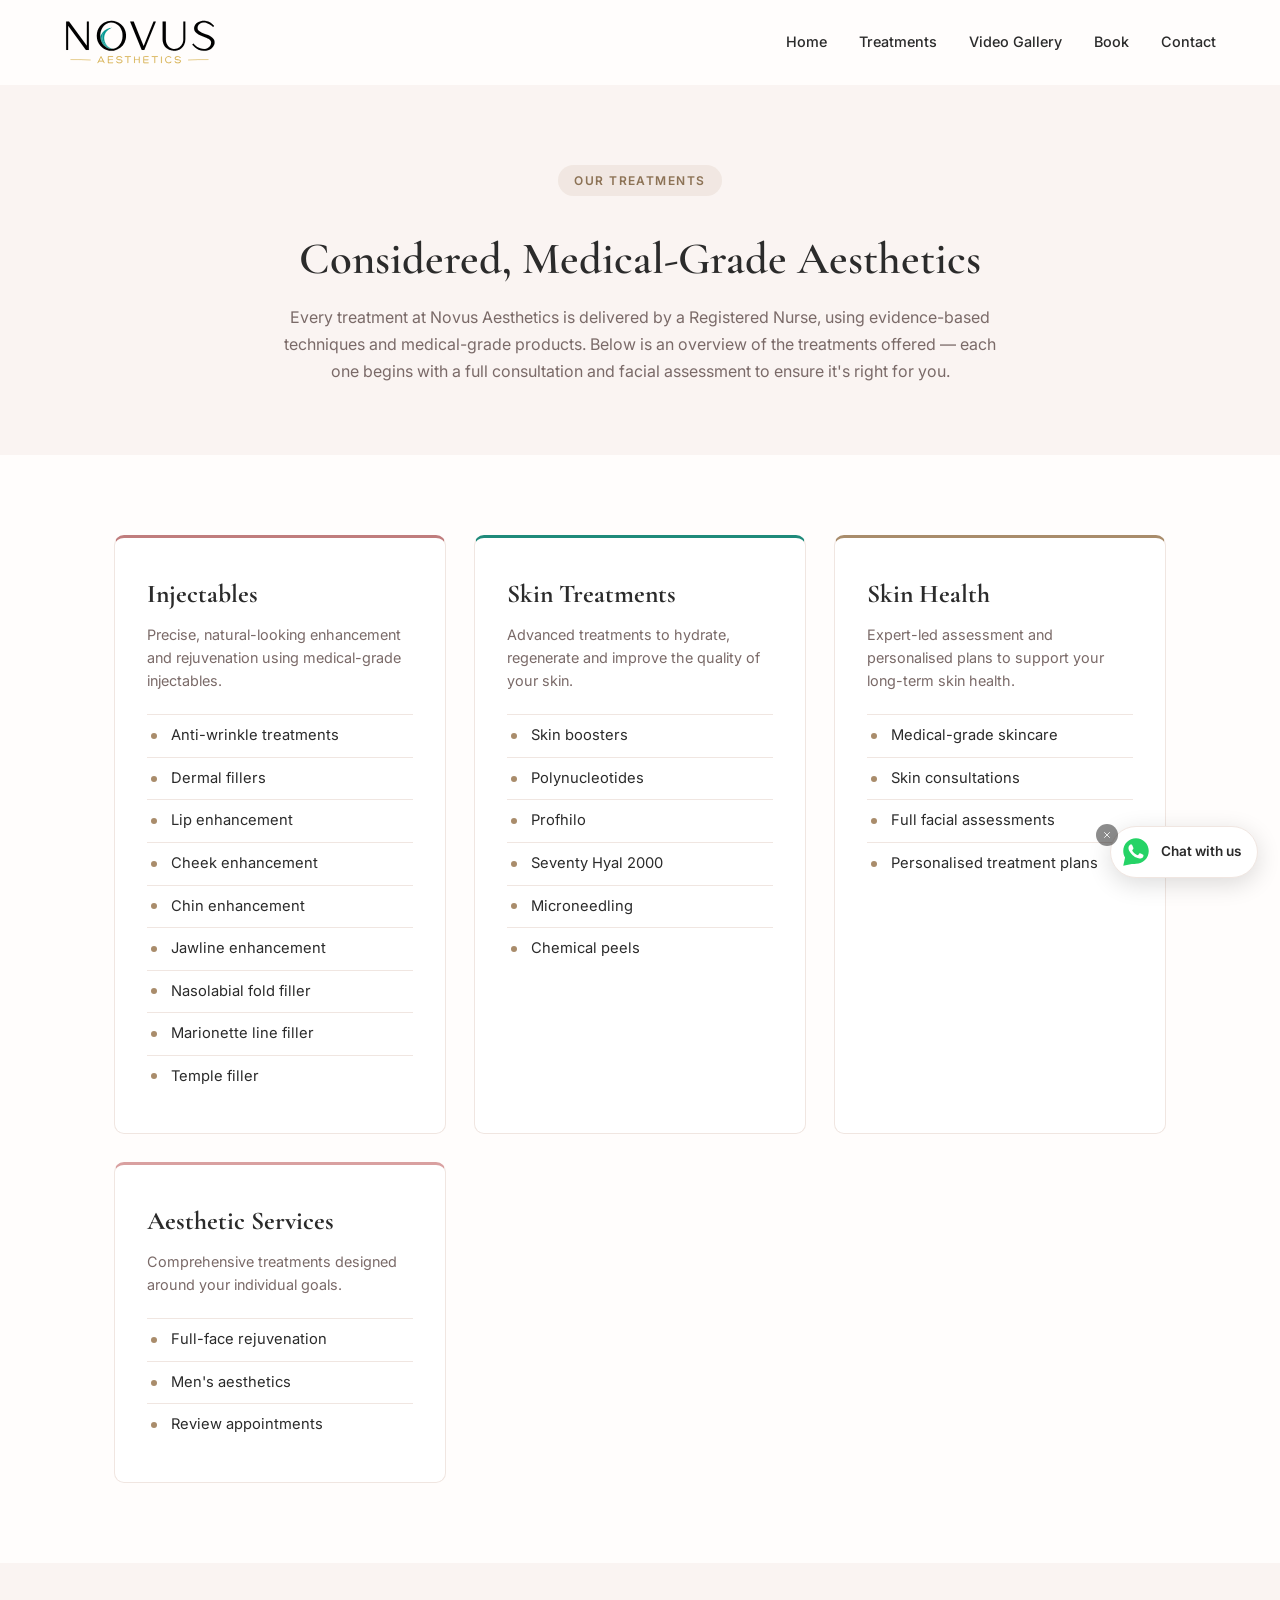
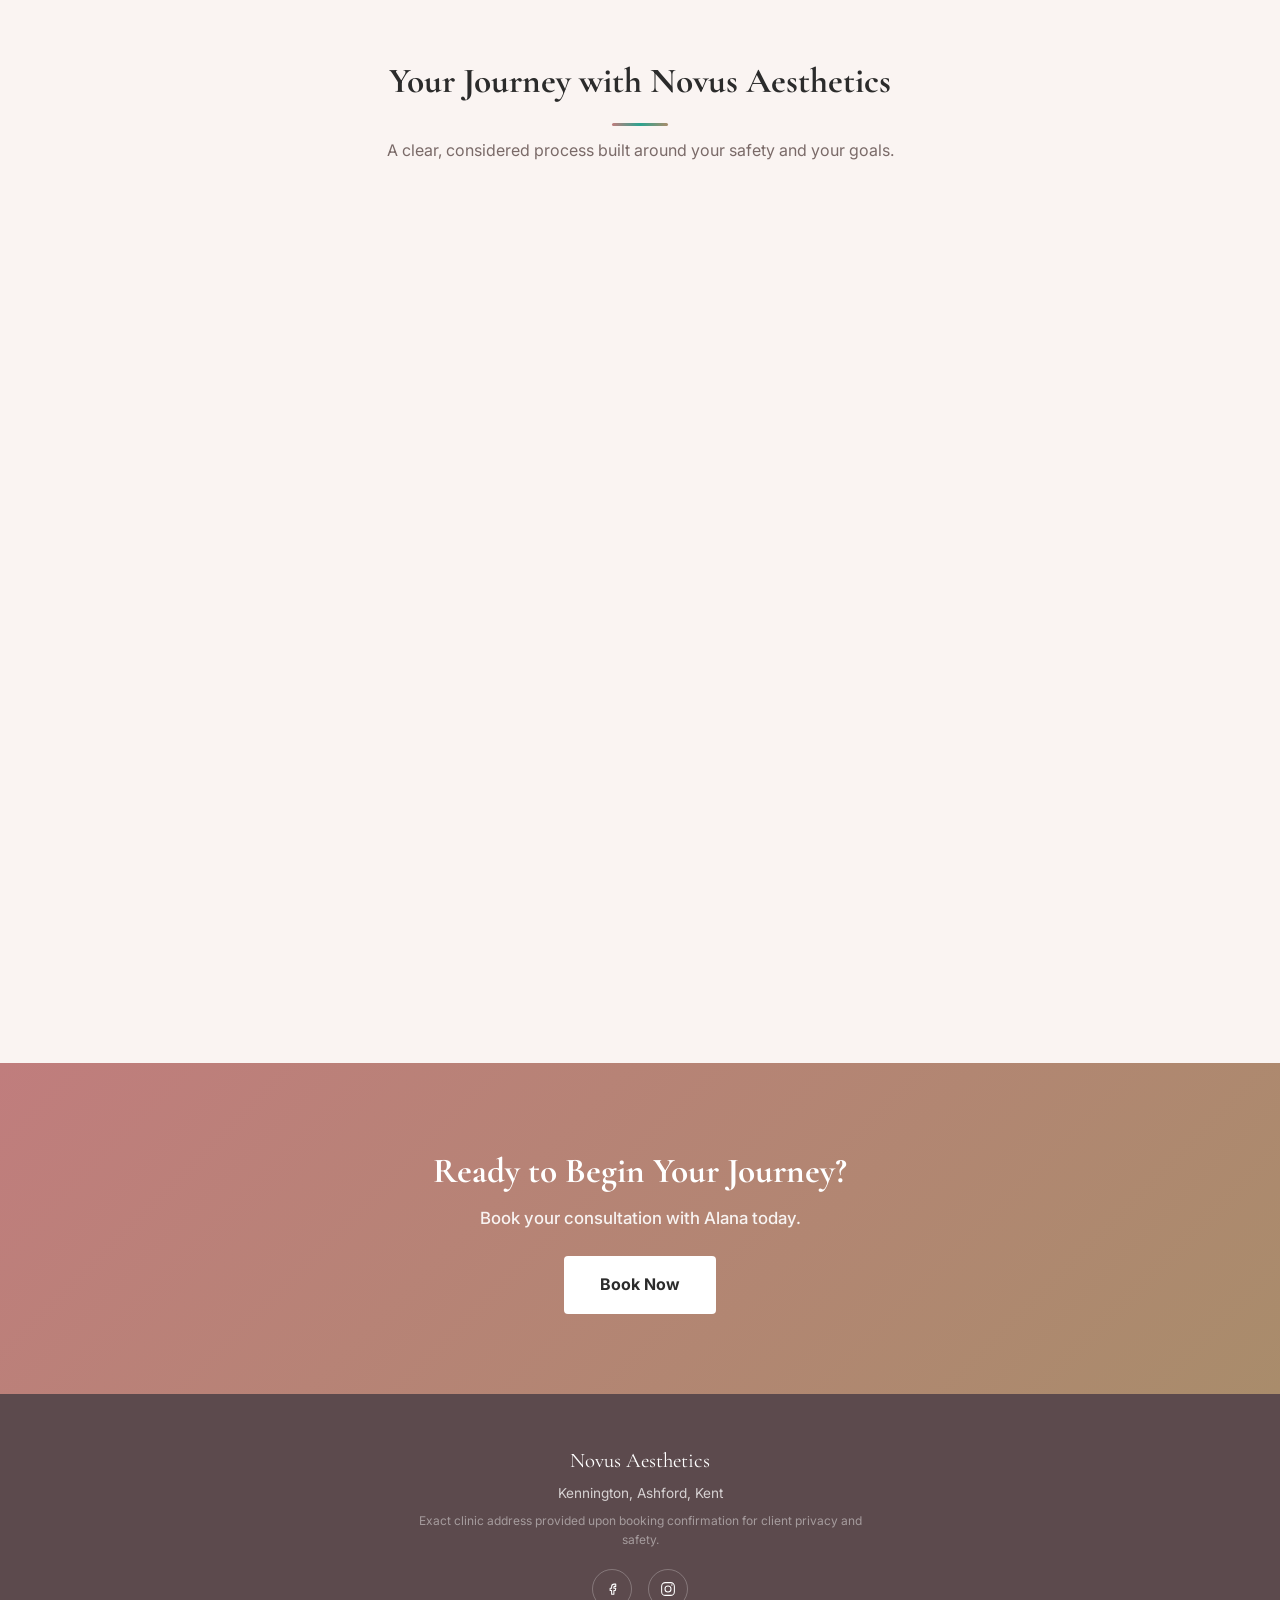
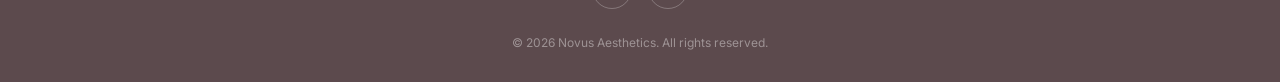
<file: treatments.html>
<!DOCTYPE html>
<html lang="en-GB">
<head>
    <meta charset="UTF-8">
    <meta name="viewport" content="width=device-width, initial-scale=1.0, viewport-fit=cover">
    <meta http-equiv="X-UA-Compatible" content="ie=edge">
 
    <title>Treatments | Injectables, Skin & Aesthetics | Novus Aesthetics Ashford</title>
    <meta name="description" content="Explore our range of medical-grade aesthetic treatments — anti-wrinkle injections, dermal fillers, skin boosters, Profhilo, microneedling and more. Delivered by a Registered Nurse in Ashford, Kent.">
    <meta name="keywords" content="botox Ashford, dermal fillers Kent, profhilo Ashford, skin boosters Kent, microneedling Ashford, aesthetic treatments Kent, Novus Aesthetics treatments">
    <meta name="author" content="Novus Aesthetics">
    <meta name="robots" content="index, follow, max-snippet:-1, max-image-preview:large, max-video-preview:-1">
 
    <link rel="canonical" href="https://novusaesthetics.co.uk/treatments.html">
    <link rel="preconnect" href="https://fonts.googleapis.com">
    <link rel="preconnect" href="https://fonts.gstatic.com" crossorigin>
 
    <link rel="stylesheet" href="style.css" media="screen">
    <link href="https://fonts.googleapis.com/css2?family=Cormorant+Garamond:wght@500;600;700&family=Parisienne&family=Inter:wght@400;500;600;700&display=swap" rel="stylesheet">
 
    <link rel="icon" type="image/svg+xml" href="favicon.svg">
    <link rel="shortcut icon" href="favicon.svg">
 
    <!-- Local Business Schema -->
    <script type="application/ld+json">
    {
      "@context": "https://schema.org",
      "@type": "MedicalBusiness",
      "@id": "https://novusaesthetics.co.uk/",
      "name": "Novus Aesthetics",
      "image": "https://novusaesthetics.co.uk/novus-logo.svg",
      "url": "https://novusaesthetics.co.uk",
      "areaServed": {
        "@type": "Place",
        "name": "Kennington, Ashford, Kent"
      },
      "address": {
        "@type": "PostalAddress",
        "addressLocality": "Ashford",
        "addressRegion": "Kent",
        "addressCountry": "GB"
      },
      "sameAs": [
        "https://www.facebook.com/NovusAesthetics.uk",
        "https://www.instagram.com/novusaesthetics.uk"
      ]
    }
    </script>
</head>
<body>
 
    <!-- ============================= -->
    <!-- HEADER -->
    <!-- ============================= -->
    <header class="site-header">
        <div class="nav-container">
            <a href="index.html" class="logo" title="Novus Aesthetics">
                <img src="novus-logo.svg" alt="Novus Aesthetics" class="logo-img">
            </a>
 
            <nav class="primary-nav" aria-label="Primary Navigation">
                <a href="index.html">Home</a>
                <a href="treatments.html">Treatments</a>
                <a href="video.html">Video Gallery</a>
                <a href="book.html">Book</a>
                <a href="contact.html">Contact</a>
            </nav>
 
            <button class="hamburger" id="hamburger" aria-label="Open menu" aria-expanded="false" aria-controls="mobile-menu">
                <span></span><span></span><span></span>
            </button>
        </div>
    </header>
 
    <!-- Mobile Slide-in Menu -->
    <div class="mobile-menu" id="mobile-menu" role="dialog" aria-label="Mobile Navigation">
        <button class="menu-close" id="menu-close" aria-label="Close menu">
            <svg viewBox="0 0 24 24" fill="none" xmlns="http://www.w3.org/2000/svg">
                <path d="M6 6L18 18M18 6L6 18" stroke="currentColor" stroke-width="2" stroke-linecap="round"/>
            </svg>
        </button>
        <a href="index.html" class="mob-link">Home</a>
        <a href="treatments.html" class="mob-link">Treatments</a>
        <a href="video.html" class="mob-link">Video Gallery</a>
        <a href="book.html" class="mob-link">Book</a>
        <a href="contact.html" class="mob-link">Contact</a>
    </div>
 
    <main>
 
        <!-- ============================= -->
        <!-- PAGE HEADER -->
        <!-- ============================= -->
        <section class="page-header" aria-label="Treatments Introduction">
            <div class="page-header-inner">
                <span class="eyebrow">Our Treatments</span>
                <h1>Considered, Medical-Grade Aesthetics</h1>
                <p>Every treatment at Novus Aesthetics is delivered by a Registered Nurse, using evidence-based techniques and medical-grade products. Below is an overview of the treatments offered — each one begins with a full consultation and facial assessment to ensure it's right for you.</p>
            </div>
        </section>
 
        <!-- ============================= -->
        <!-- TREATMENT CATEGORIES -->
        <!-- ============================= -->
        <section class="treatment-cats" aria-label="Treatment Categories">
 
            <div class="cat-block">
                <div class="cat-head">
                    <h2>Injectables</h2>
                    <p>Precise, natural-looking enhancement and rejuvenation using medical-grade injectables.</p>
                </div>
                <ul class="cat-list">
                    <li>Anti-wrinkle treatments</li>
                    <li>Dermal fillers</li>
                    <li>Lip enhancement</li>
                    <li>Cheek enhancement</li>
                    <li>Chin enhancement</li>
                    <li>Jawline enhancement</li>
                    <li>Nasolabial fold filler</li>
                    <li>Marionette line filler</li>
                    <li>Temple filler</li>
                </ul>
            </div>
 
            <div class="cat-block">
                <div class="cat-head">
                    <h2>Skin Treatments</h2>
                    <p>Advanced treatments to hydrate, regenerate and improve the quality of your skin.</p>
                </div>
                <ul class="cat-list">
                    <li>Skin boosters</li>
                    <li>Polynucleotides</li>
                    <li>Profhilo</li>
                    <li>Seventy Hyal 2000</li>
                    <li>Microneedling</li>
                    <li>Chemical peels</li>
                </ul>
            </div>
 
            <div class="cat-block">
                <div class="cat-head">
                    <h2>Skin Health</h2>
                    <p>Expert-led assessment and personalised plans to support your long-term skin health.</p>
                </div>
                <ul class="cat-list">
                    <li>Medical-grade skincare</li>
                    <li>Skin consultations</li>
                    <li>Full facial assessments</li>
                    <li>Personalised treatment plans</li>
                </ul>
            </div>
 
            <div class="cat-block">
                <div class="cat-head">
                    <h2>Aesthetic Services</h2>
                    <p>Comprehensive treatments designed around your individual goals.</p>
                </div>
                <ul class="cat-list">
                    <li>Full-face rejuvenation</li>
                    <li>Men's aesthetics</li>
                    <li>Review appointments</li>
                </ul>
            </div>
 
        </section>
 
        <!-- ============================= -->
        <!-- YOUR JOURNEY -->
        <!-- ============================= -->
        <section class="journey" aria-label="Your Journey With Novus Aesthetics">
            <div class="section-heading">
                <h2>Your Journey with Novus Aesthetics</h2>
                <p class="section-sub">A clear, considered process built around your safety and your goals.</p>
            </div>
            <div class="journey-steps">
                <div class="journey-step">
                    <span class="journey-num">1</span>
                    <div class="journey-text">
                        <h3>Book Your Consultation</h3>
                        <p>Schedule an appointment at a time that suits you.</p>
                    </div>
                </div>
                <div class="journey-step">
                    <span class="journey-num">2</span>
                    <div class="journey-text">
                        <h3>Consultation &amp; Assessment</h3>
                        <p>We'll discuss your goals, medical history and complete a full facial assessment to recommend the most suitable treatment.</p>
                    </div>
                </div>
                <div class="journey-step">
                    <span class="journey-num">3</span>
                    <div class="journey-text">
                        <h3>Personalised Treatment Plan</h3>
                        <p>You'll receive honest, professional advice with a treatment plan tailored to your individual needs. If appropriate, treatment can often be carried out during the same appointment.</p>
                    </div>
                </div>
                <div class="journey-step">
                    <span class="journey-num">4</span>
                    <div class="journey-text">
                        <h3>Treatment</h3>
                        <p>Your treatment will be performed in a safe, comfortable and welcoming environment by a Registered Nurse.</p>
                    </div>
                </div>
                <div class="journey-step">
                    <span class="journey-num">5</span>
                    <div class="journey-text">
                        <h3>Aftercare &amp; Follow-up</h3>
                        <p>You'll receive comprehensive aftercare advice, with ongoing support and review appointments available if needed.</p>
                    </div>
                </div>
            </div>
        </section>
 
        <!-- ============================= -->
        <!-- FINAL CTA BAND -->
        <!-- ============================= -->
        <section class="final-cta" aria-label="Book Consultation Call to Action">
            <h2>Ready to Begin Your Journey?</h2>
            <p class="final-cta-sub">Book your consultation with Alana today.</p>
            <a href="book.html" class="btn-primary-lg">Book Now</a>
        </section>
 
    </main>
 
    <!-- WhatsApp Floating Chat Button -->
    <div class="whatsapp-float" id="whatsapp-float">
        <button class="whatsapp-dismiss" id="whatsapp-dismiss" aria-label="Hide WhatsApp button">
            <svg viewBox="0 0 24 24" fill="none" xmlns="http://www.w3.org/2000/svg">
                <path d="M6 6L18 18M18 6L6 18" stroke="currentColor" stroke-width="2" stroke-linecap="round"/>
            </svg>
        </button>
        <a href="https://wa.me/447742267151" target="_blank" rel="noopener" class="whatsapp-btn" aria-label="Chat with us on WhatsApp">
            <svg viewBox="0 0 32 32" fill="none" xmlns="http://www.w3.org/2000/svg">
                <path d="M16 3C9.373 3 4 8.373 4 15c0 2.25.62 4.354 1.699 6.153L4 29l8.063-1.657A11.94 11.94 0 0 0 16 27c6.627 0 12-5.373 12-12S22.627 3 16 3z" fill="#25D366"/>
                <path d="M12.505 9.641c-.26-.579-.534-.591-.782-.601-.202-.009-.434-.008-.665-.008-.231 0-.607.087-.925.434-.318.348-1.214 1.187-1.214 2.895 0 1.708 1.243 3.358 1.416 3.59.174.231 2.4 3.844 5.925 5.234 2.93 1.155 3.526.925 4.162.867.637-.058 2.054-.84 2.343-1.65.29-.81.29-1.505.203-1.65-.087-.145-.318-.232-.665-.406-.348-.173-2.054-1.013-2.372-1.129-.318-.116-.55-.173-.781.174-.232.347-.897 1.129-1.1 1.36-.202.232-.405.26-.752.087-.348-.174-1.466-.54-2.792-1.723-1.032-.92-1.729-2.057-1.931-2.404-.203-.348-.022-.536.152-.709.156-.155.348-.405.521-.608.174-.202.232-.347.348-.578.115-.232.058-.434-.03-.608-.086-.174-.762-1.891-1.07-2.577z" fill="#fff"/>
            </svg>
            <span class="whatsapp-label">Chat with us</span>
        </a>
    </div>
 
    <!-- ============================= -->
    <!-- FOOTER -->
    <!-- ============================= -->
    <footer class="site-footer">
        <div class="footer-content">
            <p class="footer-brand">Novus Aesthetics</p>
            <p class="footer-area">Kennington, Ashford, Kent</p>
            <p class="footer-privacy">Exact clinic address provided upon booking confirmation for client privacy and safety.</p>
            <div class="footer-socials">
                <a href="https://www.facebook.com/NovusAesthetics.uk" target="_blank" rel="noopener" aria-label="Novus Aesthetics on Facebook" class="social-icon">
                    <svg viewBox="0 0 24 24" fill="none" xmlns="http://www.w3.org/2000/svg">
                        <path d="M15 8.5H17V5.5H15C13.067 5.5 11.5 7.067 11.5 9V11H9.5V14H11.5V19H14.5V14H16.5L17 11H14.5V9.5C14.5 8.94772 14.9477 8.5 15.5 8.5H15Z" stroke="currentColor" stroke-width="1.4" stroke-linejoin="round"/>
                    </svg>
                </a>
                <a href="https://www.instagram.com/novusaesthetics.uk" target="_blank" rel="noopener" aria-label="Novus Aesthetics on Instagram" class="social-icon">
                    <svg viewBox="0 0 24 24" fill="none" xmlns="http://www.w3.org/2000/svg">
                        <rect x="3.5" y="3.5" width="17" height="17" rx="5" stroke="currentColor" stroke-width="1.4"/>
                        <circle cx="12" cy="12" r="4" stroke="currentColor" stroke-width="1.4"/>
                        <circle cx="17.2" cy="6.8" r="1" fill="currentColor"/>
                    </svg>
                </a>
            </div>
            <p class="footer-copy">&copy; 2026 Novus Aesthetics. All rights reserved.</p>
        </div>
    </footer>
 
    <script>
        const hamburger = document.getElementById('hamburger');
        const mobileMenu = document.getElementById('mobile-menu');
        const menuClose = document.getElementById('menu-close');
        const mobLinks = mobileMenu.querySelectorAll('.mob-link');
 
        function closeMenu() {
            mobileMenu.classList.remove('open');
            hamburger.classList.remove('open');
            hamburger.setAttribute('aria-expanded', 'false');
            document.body.style.overflow = '';
        }
 
        hamburger.addEventListener('click', () => {
            const isOpen = mobileMenu.classList.toggle('open');
            hamburger.classList.toggle('open', isOpen);
            hamburger.setAttribute('aria-expanded', isOpen);
            document.body.style.overflow = isOpen ? 'hidden' : '';
        });
 
        menuClose.addEventListener('click', closeMenu);
 
        mobLinks.forEach(link => {
            link.addEventListener('click', closeMenu);
        });
 
        // WhatsApp float dismiss
        const whatsappFloat = document.getElementById('whatsapp-float');
        const whatsappDismiss = document.getElementById('whatsapp-dismiss');
 
        whatsappDismiss.addEventListener('click', () => {
            whatsappFloat.classList.add('hidden');
        });
 
        // Frosted header on scroll
        const siteHeader = document.querySelector('.site-header');
        function updateHeaderFrost() {
            siteHeader.classList.toggle('scrolled', window.scrollY > 60);
        }
        window.addEventListener('scroll', updateHeaderFrost, { passive: true });
        updateHeaderFrost();
 
        // Section fade-in on scroll (reveals once, stays revealed)
        if ('IntersectionObserver' in window) {
            const fadeSections = document.querySelectorAll('main > section:not(.hero):not(.page-header)');
            const fadeObserver = new IntersectionObserver((entries, obs) => {
                entries.forEach(entry => {
                    if (entry.isIntersecting) {
                        entry.target.classList.add('in-view');
                        obs.unobserve(entry.target);
                    }
                });
            }, { threshold: 0.12 });
            fadeSections.forEach(section => {
                section.classList.add('fade-section');
                fadeObserver.observe(section);
            });
 
            // Heading divider lines draw outward when scrolled into view
            const lineHeads = document.querySelectorAll('.section-heading h2');
            const lineObserver = new IntersectionObserver((entries, obs) => {
                entries.forEach(entry => {
                    if (entry.isIntersecting) {
                        entry.target.classList.add('line-in');
                        obs.unobserve(entry.target);
                    }
                });
            }, { threshold: 0.4 });
            lineHeads.forEach(h => {
                h.classList.add('line-animate');
                lineObserver.observe(h);
            });
 
            // Subtle scroll-linked image zoom (grows as it moves through the viewport)
            const zoomImgs = document.querySelectorAll('.about-image img, .video-thumb-img');
            if (zoomImgs.length && window.matchMedia('(prefers-reduced-motion: no-preference)').matches) {
                zoomImgs.forEach(img => img.classList.add('img-zoom'));
                let zoomTick = false;
                const updateZoom = () => {
                    const vh = window.innerHeight;
                    zoomImgs.forEach(img => {
                        const r = img.getBoundingClientRect();
                        if (r.bottom < 0 || r.top > vh) return;
                        const progress = Math.min(1, Math.max(0, (vh - r.top) / (vh + r.height)));
                        img.style.transform = 'scale(' + (1 + progress * 0.08) + ')';
                    });
                    zoomTick = false;
                };
                window.addEventListener('scroll', () => {
                    if (!zoomTick) { requestAnimationFrame(updateZoom); zoomTick = true; }
                }, { passive: true });
                updateZoom();
            }
        }
 
        // Scroll-reveal for journey steps (replays on scroll up/down)
        const journeySteps = document.querySelectorAll('.journey-step');
        if ('IntersectionObserver' in window && journeySteps.length) {
            const revealObserver = new IntersectionObserver((entries) => {
                entries.forEach(entry => {
                    if (entry.isIntersecting) {
                        entry.target.classList.add('revealed');
                    } else {
                        entry.target.classList.remove('revealed');
                    }
                });
            }, { threshold: 0.15 });
 
            journeySteps.forEach(step => revealObserver.observe(step));
        } else {
            // Fallback: no observer support, just show the steps
            journeySteps.forEach(step => step.classList.add('revealed'));
        }
    </script>
</body>
</html>
</file>
<file: style.css>
/* ============================= */
/* RESET & BASE */
/* ============================= */
* {
    margin: 0;
    padding: 0;
    box-sizing: border-box;
}
 
:root {
    --ink: #2b2b2b;
    --stone: #faf4f2;       /* very light warm blush */
    --cream: #fffdfc;       /* near-white warm ivory */
    --accent: #a98c6b;      /* warm gold-taupe */
    --accent-dark: #8c7255;
    --blush: #d9a0a0;       /* soft beauty pink */
    --blush-dark: #c07d7d;
    --teal: #2aa38f;
    --teal-dark: #1f8a7a;
    --deep: #5c4a4d;        /* lightened warm plum, much softer than before */
    --text-muted: #7a6a68;
    --border-soft: #f0e6e1;
    --white: #ffffff;
}
 
html {
    scroll-behavior: smooth;
}
 
body {
    font-family: 'Inter', sans-serif;
    background-color: var(--cream);
    color: var(--ink);
    line-height: 1.6;
    -webkit-font-smoothing: antialiased;
}
 
h1, h2, h3 {
    font-family: 'Cormorant Garamond', serif;
    color: var(--ink);
}
 
a {
    color: inherit;
}
 
img {
    max-width: 100%;
    display: block;
}
 
.section-heading {
    text-align: center;
    max-width: 640px;
    margin: 0 auto 48px;
    padding: 0 20px;
}
 
.section-heading h2 {
    font-size: 2.2rem;
    margin-bottom: 12px;
    position: relative;
    display: inline-block;
}
 
.section-heading h2::after {
    content: '';
    display: block;
    width: 56px;
    height: 3px;
    margin: 14px auto 0;
    border-radius: 2px;
    background: linear-gradient(90deg, var(--blush-dark), var(--teal), var(--accent));
}
 
.section-sub {
    color: var(--text-muted);
    font-size: 1rem;
}
 
/* ============================= */
/* HEADER */
/* ============================= */
.site-header {
    position: sticky;
    top: 0;
    left: 0;
    width: 100%;
    z-index: 1000;
    background: var(--stone);
    border-bottom: 1px solid var(--border-soft);
    transition: background 0.3s ease;
}
 
/* Frosted translucent state once scrolled */
.site-header.scrolled {
    background: rgba(250, 244, 242, 0.78);
    backdrop-filter: blur(12px);
    -webkit-backdrop-filter: blur(12px);
}
 
/* Desktop only: fully transparent at top, condensing to a slim translucent bar on scroll */
@media (min-width: 861px) {
    .site-header {
        background: transparent;
        border-bottom: 1px solid transparent;
        transition: background 0.3s ease, border-color 0.3s ease, box-shadow 0.3s ease;
    }
 
    .site-header .nav-container {
        padding: 18px 24px;
        transition: padding 0.3s ease;
    }
 
    .site-header.scrolled {
        background: rgba(250, 244, 242, 0.75);
        backdrop-filter: blur(12px);
        -webkit-backdrop-filter: blur(12px);
        border-bottom: 1px solid rgba(0, 0, 0, 0.06);
        box-shadow: 0 2px 20px rgba(0, 0, 0, 0.05);
    }
 
    .site-header.scrolled .nav-container {
        padding: 8px 24px;
    }
}
 
.nav-container {
    display: flex;
    justify-content: space-between;
    align-items: center;
    max-width: 1200px;
    margin: 0 auto;
    padding: 12px 24px;
}
 
.logo {
    display: inline-flex;
    align-items: center;
    text-decoration: none;
    line-height: 1;
}
 
.logo-img {
    height: 48px;
    width: auto;
    display: block;
}
 
.primary-nav {
    display: flex;
    gap: 32px;
}
 
.primary-nav a {
    text-decoration: none;
    font-size: 0.9rem;
    font-weight: 500;
    color: var(--ink);
    transition: color 0.2s ease;
}
 
.primary-nav a:hover {
    color: var(--accent);
}
 
/* Hamburger (hidden on desktop) */
.hamburger {
    display: none;
    flex-direction: column;
    justify-content: center;
    gap: 5px;
    background: none;
    border: none;
    cursor: pointer;
    padding: 8px;
    z-index: 1200;
}
 
.hamburger span {
    display: block;
    width: 24px;
    height: 2px;
    background: var(--ink);
    border-radius: 2px;
    transition: transform 0.3s ease, opacity 0.3s ease;
}
 
.hamburger.open span:nth-child(1) { transform: translateY(7px) rotate(45deg); }
.hamburger.open span:nth-child(2) { opacity: 0; }
.hamburger.open span:nth-child(3) { transform: translateY(-7px) rotate(-45deg); }
 
/* Mobile Slide-in Menu */
.mobile-menu {
    display: none;
    position: fixed;
    inset: 0;
    background: var(--stone);
    z-index: 1100;
    flex-direction: column;
    align-items: center;
    justify-content: center;
    gap: 32px;
}
 
.mobile-menu.open {
    display: flex;
}
 
.mob-link {
    font-family: 'Cormorant Garamond', serif;
    font-size: 1.5rem;
    font-weight: 600;
    color: var(--ink);
    text-decoration: none;
}
 
/* ============================= */
/* HERO */
/* ============================= */
.hero {
    position: relative;
    padding: 120px 24px 100px;
    text-align: left;
    overflow: hidden;
    min-height: 540px;
    display: flex;
    align-items: center;
}
 
.hero-bg {
    position: absolute;
    inset: 0;
    z-index: 0;
    background-image: url('lip-model-novus-aestetics.jpg');
    background-size: cover;
    background-position: left 30%;
}
 
.hero-bg::after {
    content: '';
    position: absolute;
    inset: 0;
    background: linear-gradient(95deg, rgba(255,253,252,0.15) 0%, rgba(255,253,252,0.55) 40%, rgba(255,253,252,0.92) 68%, rgba(255,253,252,0.97) 100%);
}
 
.hero-content {
    position: relative;
    z-index: 2;
    max-width: 520px;
    margin-left: auto;
    margin-right: 6%;
}
 
.hero-h1 {
    margin-bottom: 22px;
    color: var(--ink);
    font-size: 3.2rem;
}
 
.hero-sub {
    color: #5f5350;
}
 
.hero-content .btn-outline {
    border-color: var(--ink);
    color: var(--ink);
    background: rgba(255,255,255,0.55);
}
 
.hero-content .hero-btns .btn-outline:hover {
    background: var(--accent);
    border-color: var(--accent);
    color: var(--white);
}
 
.eyebrow {
    display: inline-block;
    font-size: 0.75rem;
    font-weight: 600;
    letter-spacing: 0.12em;
    text-transform: uppercase;
    color: var(--accent-dark);
    background: rgba(169, 140, 107, 0.12);
    padding: 6px 16px;
    border-radius: 20px;
    margin-bottom: 24px;
}
 
.hero-h1 {
    font-size: 3rem;
    font-weight: 600;
    line-height: 1.15;
    margin-bottom: 20px;
}
 
.hero-sub {
    font-size: 1.05rem;
    color: var(--text-muted);
    max-width: 560px;
    margin: 0 auto 32px;
}
 
.hero-btns {
    display: flex;
    justify-content: center;
    gap: 14px;
    flex-wrap: wrap;
}
 
.btn-outline {
    background: transparent;
    color: var(--ink);
    font-size: 0.9rem;
    font-weight: 600;
    padding: 14px 28px;
    border-radius: 4px;
    text-decoration: none;
    border: 1.5px solid var(--ink);
    transition: background 0.2s ease, color 0.2s ease, border-color 0.2s ease;
    display: inline-block;
}
 
.btn-primary {
    background: var(--ink);
    color: var(--white);
    font-size: 0.9rem;
    font-weight: 600;
    padding: 14px 28px;
    border-radius: 4px;
    text-decoration: none;
    transition: background 0.2s ease;
}
 
.btn-primary:hover {
    background: var(--accent-dark);
}
 
.btn-ghost-dark {
    background: transparent;
    color: var(--white);
    font-size: 0.9rem;
    font-weight: 600;
    padding: 14px 28px;
    border-radius: 4px;
    text-decoration: none;
    border: 1.5px solid var(--white);
    transition: background 0.2s ease, color 0.2s ease;
    display: inline-block;
}
 
.btn-ghost-dark:hover {
    background: var(--white);
    color: var(--ink);
}
 
.btn-primary-lg {
    background: var(--white);
    color: var(--ink);
    font-size: 1rem;
    font-weight: 700;
    padding: 16px 36px;
    border-radius: 4px;
    text-decoration: none;
    display: inline-block;
    margin-top: 24px;
    transition: transform 0.2s ease;
}
 
.btn-primary-lg:hover {
    transform: translateY(-2px);
}
 
/* ============================= */
/* TRUST STRIP */
/* ============================= */
.trust-strip {
    display: grid;
    grid-template-columns: repeat(auto-fit, minmax(220px, 1fr));
    gap: 1px;
    background: var(--border-soft);
}
 
.trust-item {
    background: var(--cream);
    padding: 40px 32px;
    text-align: center;
}
 
.trust-icon {
    width: 48px;
    height: 48px;
    margin: 0 auto 16px;
    color: var(--accent-dark);
}
 
.trust-icon svg {
    width: 100%;
    height: 100%;
}
 
.trust-title {
    font-weight: 700;
    font-size: 1rem;
    margin-bottom: 8px;
}
 
.trust-body {
    font-size: 0.85rem;
    color: var(--text-muted);
    line-height: 1.6;
}
 
/* ============================= */
/* SERVICES */
/* ============================= */
.services {
    padding: 90px 24px;
}
 
.services-grid {
    display: grid;
    grid-template-columns: repeat(auto-fit, minmax(280px, 1fr));
    gap: 28px;
    max-width: 1100px;
    margin: 0 auto;
}
 
.service-card {
    background: var(--white);
    border: 1px solid var(--border-soft);
    border-top: 3px solid var(--blush-dark);
    border-radius: 10px;
    padding: 40px 32px;
    transition: box-shadow 0.25s ease, transform 0.25s ease;
}
 
.service-card:nth-child(2) {
    border-top-color: var(--teal-dark);
}
 
.service-card:nth-child(3) {
    border-top-color: var(--accent);
}
 
.service-card:hover {
    transform: translateY(-4px);
    box-shadow: 0 16px 40px rgba(0,0,0,0.06);
}
 
.service-card h3 {
    font-size: 1.45rem;
    margin-bottom: 14px;
    letter-spacing: 0.01em;
}
 
.service-card p {
    font-size: 0.92rem;
    color: var(--text-muted);
    margin-bottom: 16px;
    line-height: 1.65;
}
 
.service-price {
    font-family: 'Cormorant Garamond', serif;
    font-size: 1.15rem;
    font-weight: 600;
    color: var(--blush-dark);
    margin-bottom: 20px !important;
}
 
.service-more {
    max-height: 0;
    overflow: hidden;
    transition: max-height 0.3s ease;
}
 
.service-more p {
    font-size: 0.88rem;
    color: var(--text-muted);
    line-height: 1.65;
    margin-bottom: 12px;
    padding-top: 4px;
}
 
.service-more p:first-child {
    padding-top: 8px;
}
 
.service-toggle {
    background: none;
    border: none;
    padding: 0;
    margin-top: 4px;
    font-family: 'Inter', sans-serif;
    font-size: 0.85rem;
    font-weight: 700;
    color: var(--accent-dark);
    letter-spacing: 0.02em;
    cursor: pointer;
    display: inline-flex;
    align-items: center;
    gap: 6px;
    transition: color 0.2s ease;
}
 
.service-toggle:hover {
    color: var(--ink);
}
 
.service-toggle span {
    font-size: 1.1rem;
    line-height: 1;
}
 
/* ============================= */
/* ABOUT */
/* ============================= */
.about {
    background: var(--stone);
    padding: 90px 24px;
}
 
.about-grid {
    display: grid;
    grid-template-columns: repeat(auto-fit, minmax(300px, 1fr));
    gap: 50px;
    max-width: 1100px;
    margin: 0 auto;
    align-items: center;
}
 
.about-image {
    overflow: hidden;
    border-radius: 8px;
}
 
.about-image img {
    border-radius: 8px;
    width: 100%;
    aspect-ratio: 4/5;
    object-fit: cover;
    display: block;
}
 
.about-text h2 {
    font-size: 2.2rem;
    margin-bottom: 20px;
}
 
.about-text p {
    font-size: 0.95rem;
    color: var(--text-muted);
    margin-bottom: 16px;
}
 
.about-text em {
    color: var(--teal-dark);
    font-style: italic;
    font-weight: 600;
}
 
/* ============================= */
/* VIDEO TEASER */
/* ============================= */
.video-teaser {
    background: var(--deep);
    padding: 90px 24px;
    text-align: center;
    color: var(--white);
}
 
.video-teaser .section-heading h2,
.video-teaser .section-sub {
    color: var(--white);
}
 
.video-teaser-grid {
    display: grid;
    grid-template-columns: repeat(auto-fit, minmax(200px, 1fr));
    gap: 24px;
    max-width: 900px;
    margin: 0 auto 40px;
}
 
.video-teaser-card {
    background: rgba(255,255,255,0.05);
    border-radius: 8px;
    padding: 0;
    border: 1px solid rgba(255,255,255,0.1);
    overflow: hidden;
}
 
.video-thumb {
    position: relative;
    aspect-ratio: 16/10;
    background: rgba(255,255,255,0.04);
    display: flex;
    align-items: center;
    justify-content: center;
}
 
.play-icon {
    width: 56px;
    height: 56px;
    border-radius: 50%;
    background: rgba(255,255,255,0.12);
    display: flex;
    align-items: center;
    justify-content: center;
    font-size: 1.1rem;
    color: var(--white);
    transition: background 0.2s ease, transform 0.2s ease;
}
 
.video-teaser-card:hover .play-icon {
    background: var(--accent);
    transform: scale(1.08);
}
 
.video-label {
    padding: 16px 0;
    font-size: 0.9rem;
    font-weight: 600;
    color: var(--white);
}
 
/* ============================= */
/* TESTIMONIALS */
/* ============================= */
.testimonials {
    padding: 90px 24px;
}
 
.testimonials-grid {
    display: grid;
    grid-template-columns: repeat(auto-fit, minmax(260px, 1fr));
    gap: 28px;
    max-width: 1100px;
    margin: 0 auto;
}
 
.testimonial-card {
    background: var(--stone);
    border-radius: 8px;
    padding: 32px 28px;
}
 
.quote {
    font-style: italic;
    font-size: 0.95rem;
    margin-bottom: 16px;
    color: var(--ink);
    position: relative;
    padding-left: 18px;
}
 
.quote::before {
    content: '"';
    position: absolute;
    left: -4px;
    top: -6px;
    font-family: 'Cormorant Garamond', serif;
    font-size: 2.2rem;
    color: var(--blush-dark);
    font-style: normal;
}
 
.client-name {
    font-size: 0.82rem;
    font-weight: 700;
    color: var(--text-muted);
}
 
/* ============================= */
/* FAQ */
/* ============================= */
.faqs {
    padding: 90px 24px;
    background: var(--stone);
}
 
.faq-accordion {
    max-width: 720px;
    margin: 0 auto;
}
 
.faq-item {
    border-bottom: 1px solid var(--border-soft);
    padding: 18px 0;
}
 
.faq-toggle {
    width: 100%;
    background: none;
    border: none;
    text-align: left;
    font-size: 1.05rem;
    font-weight: 600;
    cursor: pointer;
    display: flex;
    justify-content: space-between;
    color: var(--ink);
    transition: color 0.2s ease;
}
 
.faq-toggle:hover {
    color: var(--blush-dark);
}
 
.faq-content {
    max-height: 0;
    overflow: hidden;
    transition: max-height 0.3s ease;
}
 
.faq-content p {
    padding-top: 12px;
    color: var(--text-muted);
    font-size: 0.9rem;
}
 
/* ============================= */
/* FINAL CTA */
/* ============================= */
.final-cta {
    background: linear-gradient(135deg, var(--blush-dark), var(--accent));
    padding: 80px 24px;
    text-align: center;
}
 
.final-cta h2 {
    font-size: 2.2rem;
    color: var(--white);
    margin-bottom: 6px;
}
 
.final-cta-sub {
    font-size: 1.05rem;
    color: rgba(255,255,255,0.9);
    font-weight: 500;
}
 
/* ============================= */
/* FOOTER */
/* ============================= */
.site-footer {
    background: var(--deep);
    color: rgba(255,255,255,0.75);
    padding: 50px 24px 30px;
    text-align: center;
}
 
.footer-brand {
    font-family: 'Cormorant Garamond', serif;
    font-size: 1.3rem;
    color: var(--white);
    margin-bottom: 6px;
}
 
.footer-area {
    font-size: 0.85rem;
    margin-bottom: 6px;
}
 
.footer-privacy {
    font-size: 0.75rem;
    color: rgba(255,255,255,0.45);
    max-width: 480px;
    margin: 0 auto 20px;
}
 
.footer-socials {
    display: flex;
    justify-content: center;
    gap: 16px;
    margin-bottom: 24px;
}
 
.social-icon {
    width: 40px;
    height: 40px;
    border-radius: 50%;
    border: 1px solid rgba(255,255,255,0.25);
    display: flex;
    align-items: center;
    justify-content: center;
    color: var(--white);
    transition: background 0.2s ease, border-color 0.2s ease;
}
 
.social-icon svg {
    width: 18px;
    height: 18px;
}
 
.social-icon:hover {
    background: var(--accent);
    border-color: var(--accent);
}
 
.footer-copy {
    font-size: 0.75rem;
    color: rgba(255,255,255,0.4);
}
 
/* ============================= */
/* MENU CLOSE BUTTON */
/* ============================= */
.menu-close {
    position: absolute;
    top: 20px;
    right: 20px;
    width: 44px;
    height: 44px;
    border-radius: 50%;
    border: 1px solid var(--border-soft);
    background: var(--stone);
    color: var(--ink);
    cursor: pointer;
    display: flex;
    align-items: center;
    justify-content: center;
}
 
.menu-close svg {
    width: 20px;
    height: 20px;
}
 
/* ============================= */
/* WHATSAPP FLOAT */
/* ============================= */
.whatsapp-float {
    position: fixed;
    bottom: 22px;
    right: 22px;
    z-index: 900;
    display: flex;
    align-items: center;
}
 
.whatsapp-float.hidden {
    display: none;
}
 
.whatsapp-btn {
    display: flex;
    align-items: center;
    gap: 8px;
    background: var(--white);
    border: 1px solid var(--border-soft);
    border-radius: 30px;
    padding: 8px 16px 8px 8px;
    text-decoration: none;
    box-shadow: 0 6px 24px rgba(0,0,0,0.14);
    transition: transform 0.2s ease, box-shadow 0.2s ease;
}
 
.whatsapp-btn:hover {
    transform: translateY(-2px);
    box-shadow: 0 10px 30px rgba(0,0,0,0.18);
}
 
.whatsapp-btn svg {
    width: 34px;
    height: 34px;
}
 
.whatsapp-label {
    font-size: 0.85rem;
    font-weight: 600;
    color: var(--ink);
}
 
.whatsapp-dismiss {
    width: 22px;
    height: 22px;
    border-radius: 50%;
    border: none;
    background: rgba(0,0,0,0.45);
    color: #fff;
    cursor: pointer;
    display: flex;
    align-items: center;
    justify-content: center;
    margin-right: -8px;
    margin-top: -34px;
    z-index: 2;
    position: relative;
}
 
.whatsapp-dismiss svg {
    width: 10px;
    height: 10px;
}
 
/* ============================= */
/* PAGE HEADER (inner pages) */
/* ============================= */
.page-header {
    background: var(--stone);
    padding: 80px 24px 70px;
    text-align: center;
}
 
.page-header-inner {
    max-width: 720px;
    margin: 0 auto;
}
 
.page-header h1 {
    font-size: 2.8rem;
    font-weight: 600;
    line-height: 1.15;
    margin: 14px 0 18px;
}
 
.page-header p {
    font-size: 1rem;
    color: var(--text-muted);
    line-height: 1.7;
}
 
/* ============================= */
/* TREATMENT CATEGORIES */
/* ============================= */
.treatment-cats {
    max-width: 1100px;
    margin: 0 auto;
    padding: 80px 24px;
    display: grid;
    grid-template-columns: repeat(auto-fit, minmax(300px, 1fr));
    gap: 28px;
}
 
.cat-block {
    background: var(--white);
    border: 1px solid var(--border-soft);
    border-top: 3px solid var(--accent);
    border-radius: 10px;
    padding: 36px 32px;
}
 
.cat-block:nth-child(1) { border-top-color: var(--blush-dark); }
.cat-block:nth-child(2) { border-top-color: var(--teal-dark); }
.cat-block:nth-child(3) { border-top-color: var(--accent); }
.cat-block:nth-child(4) { border-top-color: var(--blush); }
 
.cat-head h2 {
    font-size: 1.6rem;
    margin-bottom: 8px;
}
 
.cat-head p {
    font-size: 0.9rem;
    color: var(--text-muted);
    line-height: 1.6;
    margin-bottom: 22px;
}
 
.cat-list {
    list-style: none;
    padding: 0;
    margin: 0;
}
 
.cat-list li {
    font-size: 0.92rem;
    color: var(--ink);
    padding: 9px 0 9px 24px;
    border-top: 1px solid var(--border-soft);
    position: relative;
}
 
.cat-list li::before {
    content: '';
    position: absolute;
    left: 4px;
    top: 50%;
    transform: translateY(-50%);
    width: 6px;
    height: 6px;
    border-radius: 50%;
    background: var(--accent);
}
 
/* ============================= */
/* YOUR JOURNEY */
/* ============================= */
.journey {
    background: var(--stone);
    padding: 90px 24px;
}
 
.journey-steps {
    max-width: 760px;
    margin: 0 auto;
    display: flex;
    flex-direction: column;
    gap: 8px;
}
 
.journey-step {
    display: flex;
    gap: 24px;
    align-items: flex-start;
    background: var(--white);
    border: 1px solid var(--border-soft);
    border-radius: 10px;
    padding: 28px 30px;
}
 
.journey-num {
    flex-shrink: 0;
    width: 44px;
    height: 44px;
    border-radius: 50%;
    background: linear-gradient(135deg, var(--blush-dark), var(--accent));
    color: var(--white);
    font-family: 'Cormorant Garamond', serif;
    font-size: 1.4rem;
    font-weight: 700;
    display: flex;
    align-items: center;
    justify-content: center;
}
 
.journey-text h3 {
    font-size: 1.3rem;
    margin-bottom: 6px;
}
 
.journey-text p {
    font-size: 0.92rem;
    color: var(--text-muted);
    line-height: 1.65;
}
 
/* Scroll-reveal for journey steps (animates only if user allows motion) */
@media (prefers-reduced-motion: no-preference) {
    /* Hero entrance sequence: headline, sub-line, buttons stagger in on load */
    @keyframes heroRise {
        from {
            opacity: 0;
            transform: translateY(22px);
        }
        to {
            opacity: 1;
            transform: none;
        }
    }
 
    .hero-h1 {
        animation: heroRise 0.7s ease 0.1s both;
    }
 
    .hero-sub {
        animation: heroRise 0.7s ease 0.35s both;
    }
 
    .hero-btns {
        animation: heroRise 0.7s ease 0.6s both;
    }
 
    /* Slow continuous Ken Burns drift on the hero photo */
    @keyframes heroDrift {
        from {
            transform: scale(1);
        }
        to {
            transform: scale(1.05);
        }
    }
 
    .hero-bg {
        animation: heroDrift 18s ease-in-out infinite alternate;
        will-change: transform;
    }
 
    /* Subtle scroll-linked image zoom (transform driven by JS) */
    .img-zoom {
        will-change: transform;
    }
 
    /* Heading divider draws outward from centre (class added by JS) */
    .section-heading h2.line-animate::after {
        width: 0;
        opacity: 0;
        transition: width 0.7s ease, opacity 0.7s ease;
    }
 
    .section-heading h2.line-animate.line-in::after {
        width: 56px;
        opacity: 1;
    }
 
    /* Site-wide section fade-in (class added by JS, reveals once) */
    .fade-section {
        opacity: 0;
        transform: translateY(24px);
        transition: opacity 0.7s ease, transform 0.7s ease;
    }
 
    .fade-section.in-view {
        opacity: 1;
        transform: none;
    }
 
    .journey-step {
        opacity: 0;
        transform: translateY(26px);
        transition: opacity 0.6s ease, transform 0.6s ease;
    }
 
    .journey-step.revealed {
        opacity: 1;
        transform: none;
    }
 
    /* Small stagger when several steps reveal together */
    .journey-step:nth-child(2).revealed { transition-delay: 0.1s; }
    .journey-step:nth-child(3).revealed { transition-delay: 0.2s; }
    .journey-step:nth-child(4).revealed { transition-delay: 0.3s; }
    .journey-step:nth-child(5).revealed { transition-delay: 0.4s; }
 
    /* No delay when hiding again */
    .journey-step:not(.revealed) { transition-delay: 0s; }
}
 
/* ============================= */
/* CONTACT PAGE */
/* ============================= */
.contact-section {
    max-width: 1100px;
    margin: 0 auto;
    padding: 70px 24px 90px;
}
 
.contact-grid {
    display: grid;
    grid-template-columns: 1.4fr 1fr;
    gap: 50px;
    align-items: start;
}
 
.contact-form-wrap h2,
.contact-details h2 {
    font-size: 1.8rem;
    margin-bottom: 28px;
}
 
.form-group {
    margin-bottom: 22px;
}
 
.form-group label {
    display: block;
    font-size: 0.78rem;
    font-weight: 600;
    letter-spacing: 0.08em;
    text-transform: uppercase;
    color: var(--accent-dark);
    margin-bottom: 8px;
}
 
.form-group .req {
    color: var(--blush-dark);
}
 
.form-group input,
.form-group select,
.form-group textarea {
    width: 100%;
    padding: 13px 16px;
    border: 1px solid var(--border-soft);
    border-radius: 6px;
    background: var(--white);
    font-family: 'Inter', sans-serif;
    font-size: 0.95rem;
    color: var(--ink);
    transition: border-color 0.2s ease, box-shadow 0.2s ease;
}
 
.form-group input:focus,
.form-group select:focus,
.form-group textarea:focus {
    outline: none;
    border-color: var(--accent);
    box-shadow: 0 0 0 3px rgba(169, 140, 107, 0.12);
}
 
.form-group textarea {
    resize: vertical;
    min-height: 120px;
}
 
.btn-submit {
    background: var(--ink);
    color: var(--white);
    font-family: 'Inter', sans-serif;
    font-size: 0.9rem;
    font-weight: 600;
    padding: 15px 36px;
    border: none;
    border-radius: 4px;
    cursor: pointer;
    transition: background 0.2s ease;
}
 
.btn-submit:hover {
    background: var(--accent-dark);
}
 
/* Contact details sidebar */
.contact-details {
    background: var(--stone);
    border-radius: 12px;
    padding: 36px 32px;
}
 
.contact-detail-item {
    margin-bottom: 26px;
}
 
.contact-detail-item:last-child {
    margin-bottom: 0;
}
 
.detail-label {
    font-size: 0.75rem;
    font-weight: 700;
    letter-spacing: 0.1em;
    text-transform: uppercase;
    color: var(--accent-dark);
    margin-bottom: 6px;
}
 
.detail-link {
    font-size: 1rem;
    font-weight: 600;
    color: var(--ink);
    text-decoration: none;
    transition: color 0.2s ease;
}
 
.detail-link:hover {
    color: var(--accent);
}
 
.detail-text {
    font-size: 0.95rem;
    color: var(--ink);
}
 
.detail-note {
    font-size: 0.8rem;
    color: var(--text-muted);
    line-height: 1.55;
    margin-top: 6px;
}
 
.contact-socials {
    display: flex;
    gap: 12px;
    margin-top: 4px;
}
 
.social-icon-dark {
    border-color: rgba(0,0,0,0.15);
    color: var(--ink);
}
 
.social-icon-dark:hover {
    background: var(--accent);
    border-color: var(--accent);
    color: var(--white);
}
 
/* ============================= */
/* VIDEO GALLERY PAGE */
/* ============================= */
.video-gallery {
    max-width: 1100px;
    margin: 0 auto;
    padding: 60px 24px 90px;
}
 
.video-filter {
    display: flex;
    justify-content: center;
    flex-wrap: wrap;
    gap: 10px;
    margin-bottom: 48px;
}
 
.filter-btn {
    background: transparent;
    border: 1px solid var(--border-soft);
    color: var(--text-muted);
    font-family: 'Inter', sans-serif;
    font-size: 0.85rem;
    font-weight: 600;
    padding: 9px 20px;
    border-radius: 30px;
    cursor: pointer;
    transition: all 0.2s ease;
}
 
.filter-btn:hover {
    border-color: var(--accent);
    color: var(--accent-dark);
}
 
.filter-btn.active {
    background: var(--ink);
    border-color: var(--ink);
    color: var(--white);
}
 
.video-grid {
    display: grid;
    grid-template-columns: repeat(auto-fill, minmax(300px, 1fr));
    gap: 32px;
}
 
.video-card {
    background: var(--white);
    border: 1px solid var(--border-soft);
    border-radius: 12px;
    overflow: hidden;
    transition: box-shadow 0.25s ease, transform 0.25s ease;
}
 
.video-card:hover {
    transform: translateY(-4px);
    box-shadow: 0 16px 40px rgba(0,0,0,0.08);
}
 
.video-frame {
    position: relative;
    aspect-ratio: 16 / 9;
    background: var(--deep);
    cursor: pointer;
    overflow: hidden;
}
 
.video-thumb-img {
    width: 100%;
    height: 100%;
    object-fit: cover;
    display: block;
}
 
.video-frame iframe {
    position: absolute;
    inset: 0;
    width: 100%;
    height: 100%;
    border: 0;
}
 
.video-play {
    position: absolute;
    top: 50%;
    left: 50%;
    transform: translate(-50%, -50%);
    width: 68px;
    height: 48px;
    background: none;
    border: none;
    cursor: pointer;
    padding: 0;
    transition: transform 0.2s ease;
}
 
.video-play svg {
    width: 100%;
    height: 100%;
}
 
.video-frame:hover .video-play {
    transform: translate(-50%, -50%) scale(1.1);
}
 
.video-info {
    padding: 22px 24px 26px;
}
 
.video-tag {
    display: inline-block;
    font-size: 0.68rem;
    font-weight: 700;
    letter-spacing: 0.08em;
    text-transform: uppercase;
    color: var(--accent-dark);
    background: rgba(169, 140, 107, 0.12);
    padding: 4px 12px;
    border-radius: 20px;
    margin-bottom: 12px;
}
 
.video-info h3 {
    font-size: 1.25rem;
    margin-bottom: 8px;
    line-height: 1.25;
}
 
.video-info p {
    font-size: 0.88rem;
    color: var(--text-muted);
    line-height: 1.6;
}
 
.video-loadmore-wrap {
    text-align: center;
    margin-top: 48px;
}
 
.btn-loadmore {
    background: transparent;
    border: 1.5px solid var(--ink);
    color: var(--ink);
    font-family: 'Inter', sans-serif;
    font-size: 0.9rem;
    font-weight: 600;
    padding: 13px 34px;
    border-radius: 4px;
    cursor: pointer;
    transition: background 0.2s ease, color 0.2s ease, border-color 0.2s ease;
}
 
.btn-loadmore:hover {
    background: var(--accent);
    border-color: var(--accent);
    color: var(--white);
}
 
.video-empty {
    text-align: center;
    color: var(--text-muted);
    font-size: 0.95rem;
    padding: 40px 0;
}
 
/* ============================= */
/* RESPONSIVE */
/* ============================= */
@media (max-width: 860px) {
    .primary-nav {
        display: none;
    }
 
    .hamburger {
        display: flex;
    }
 
    .hero {
        padding: 80px 20px 70px;
        min-height: 480px;
        text-align: center;
    }
 
    .hero-bg {
        background-position: 28% 20%;
    }
 
    .hero-bg::after {
        background: rgba(255,253,252,0.85);
    }
 
    .hero-content {
        margin: 0 auto;
        max-width: 100%;
    }
 
    .hero-h1 {
        font-size: 2.2rem;
    }
 
    .hero-content .hero-btns {
        justify-content: center;
    }
 
    .about-grid {
        grid-template-columns: 1fr;
    }
 
    .contact-grid {
        grid-template-columns: 1fr;
        gap: 40px;
    }
 
    .page-header h1 {
        font-size: 2rem;
    }
 
    .journey-step {
        padding: 22px 20px;
        gap: 16px;
    }
 
    .journey-num {
        width: 38px;
        height: 38px;
        font-size: 1.2rem;
    }
 
    .whatsapp-label {
        display: none;
    }
 
    .whatsapp-btn {
        padding: 8px;
    }
}
</file>
